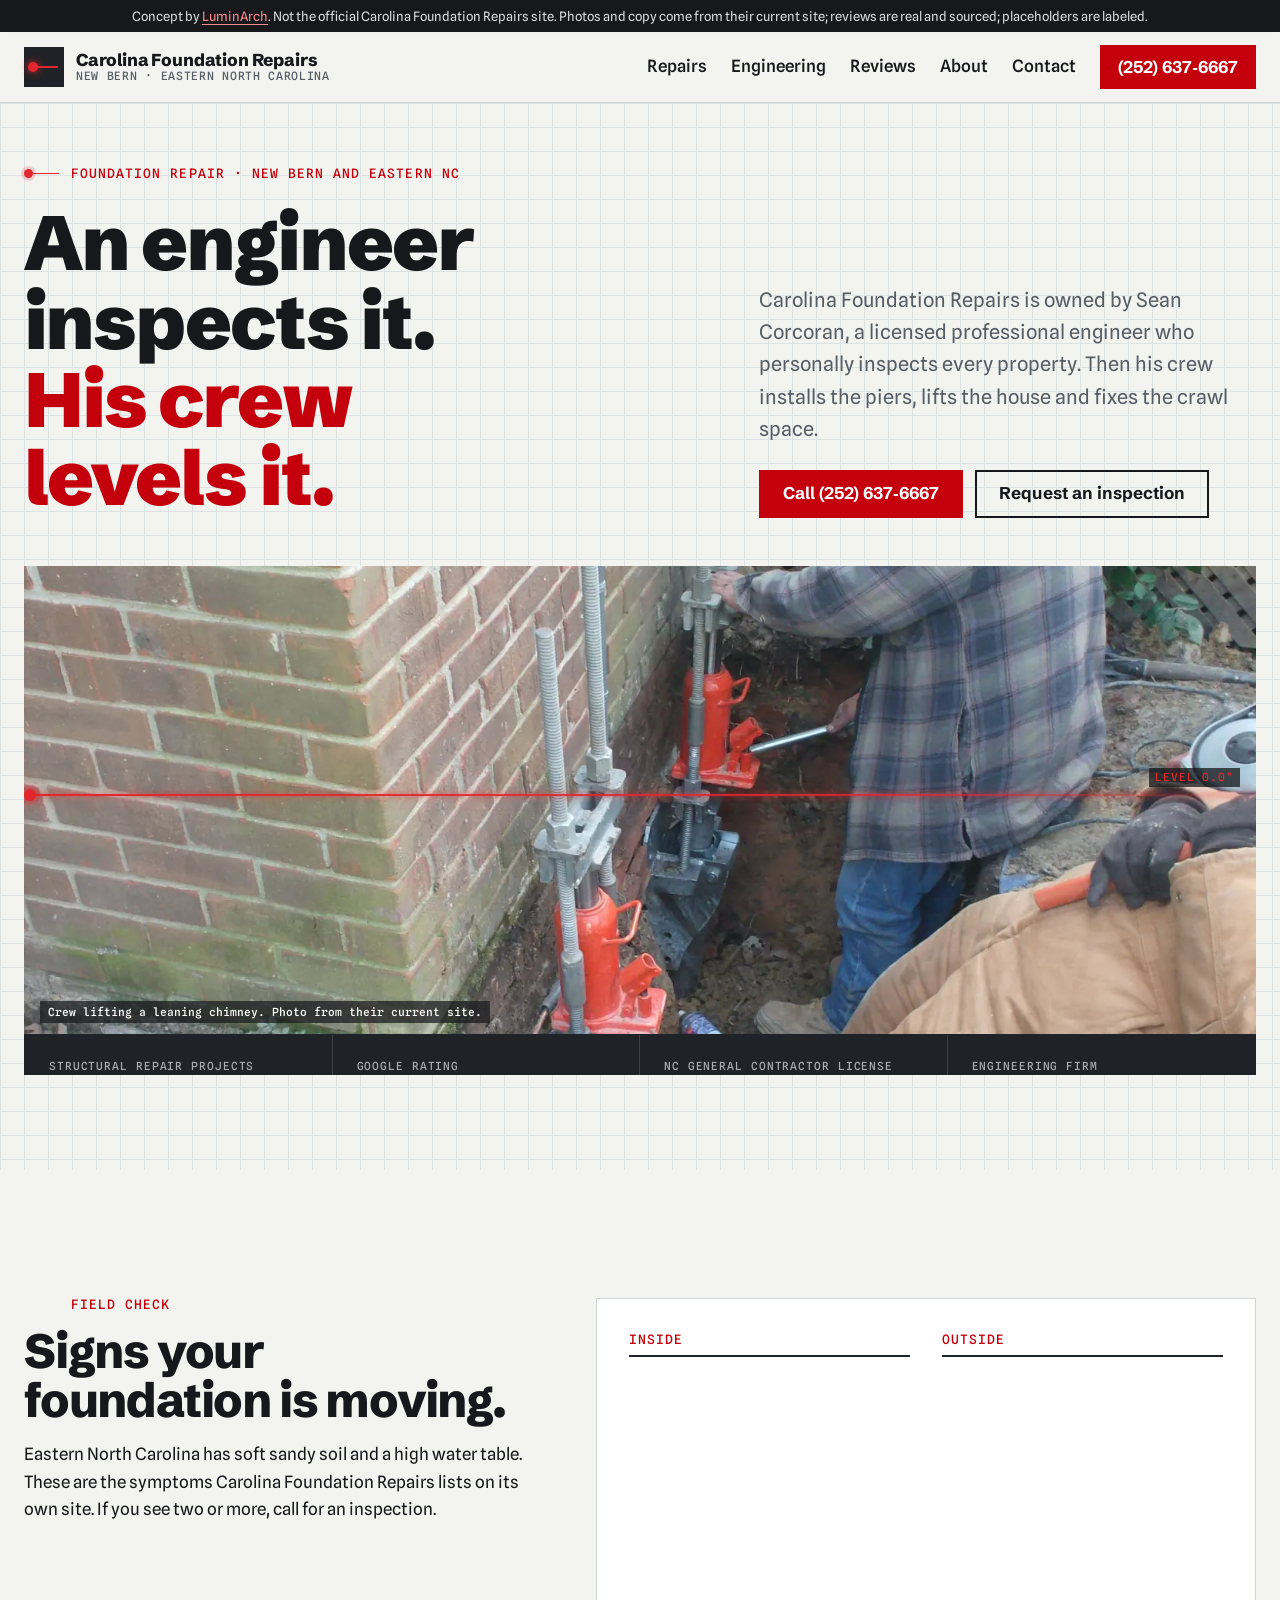
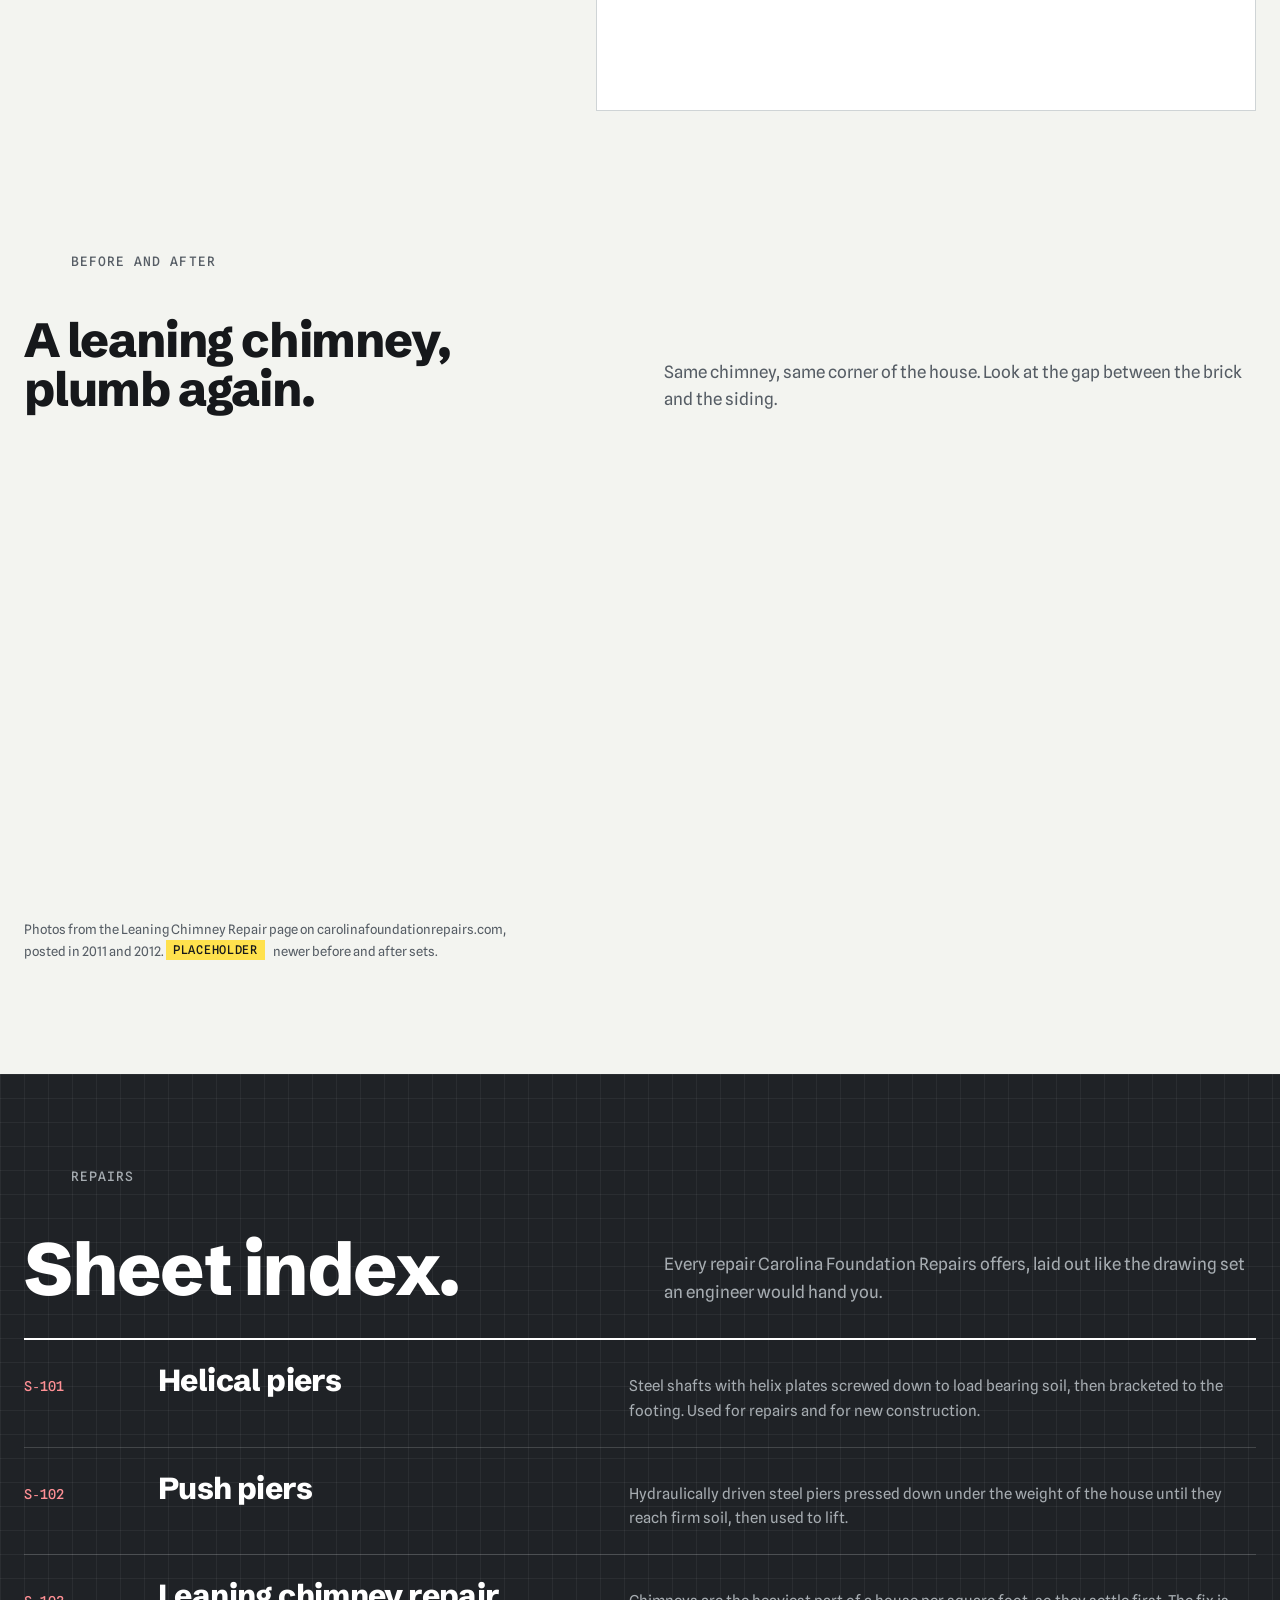
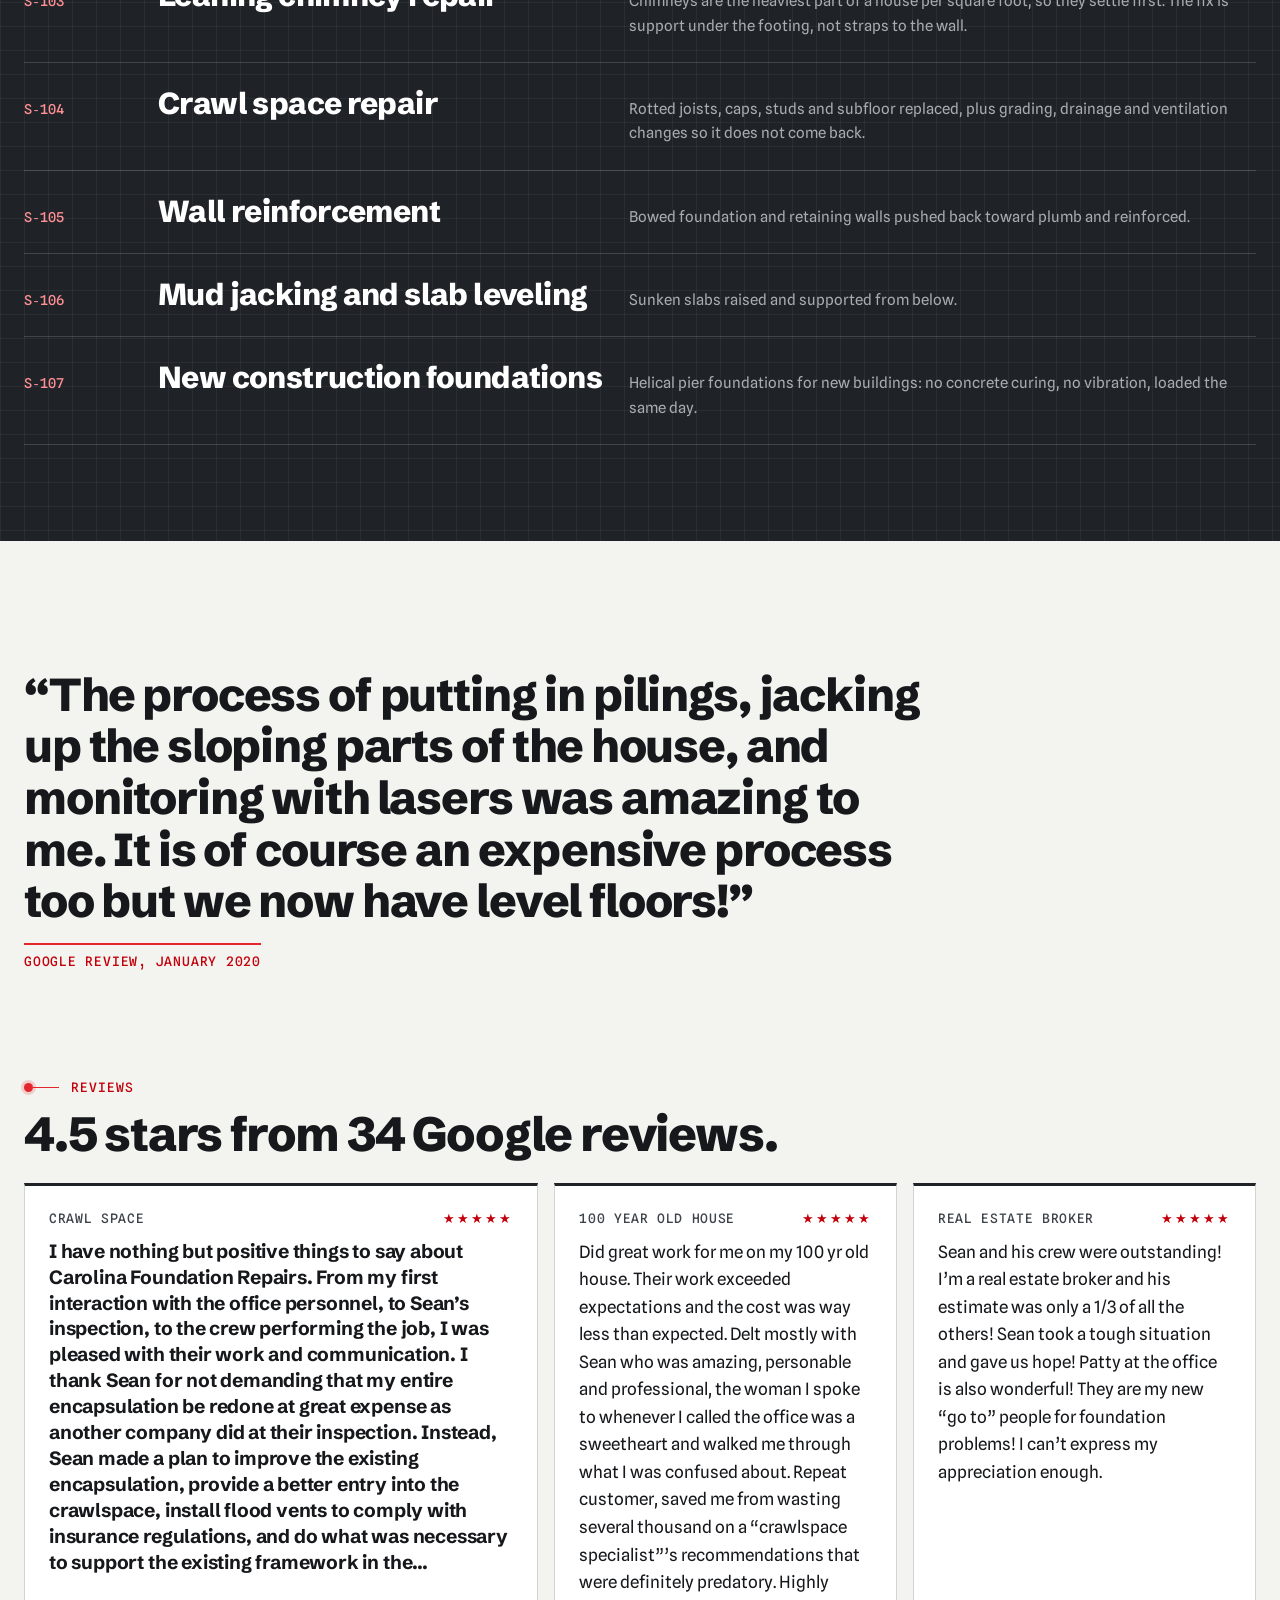
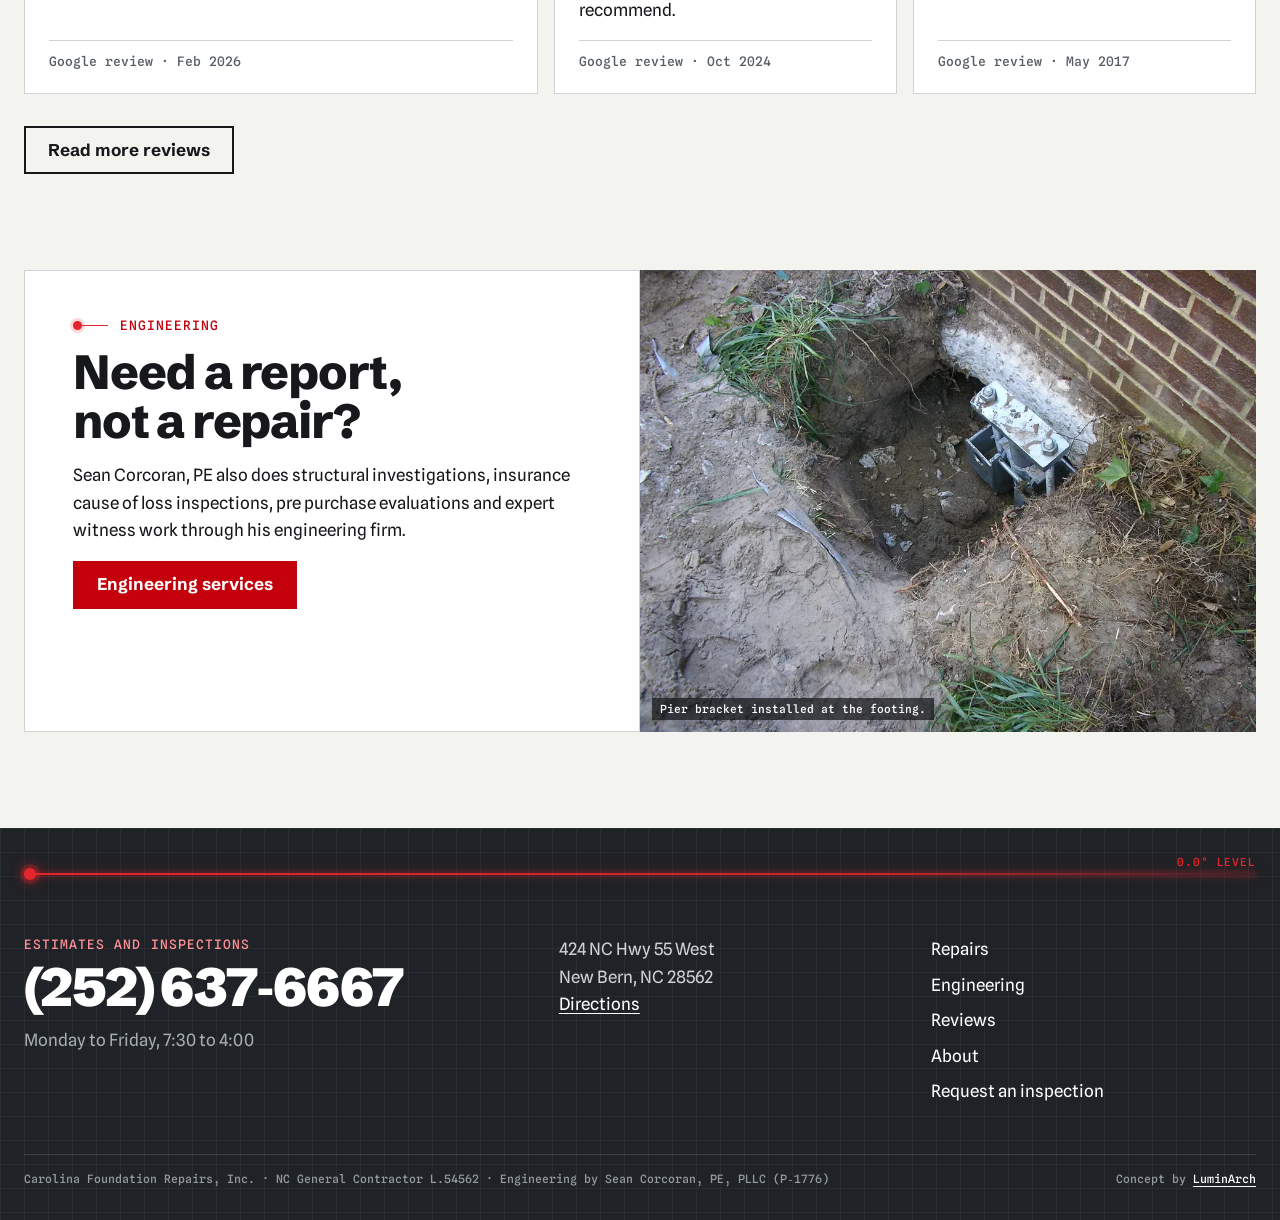
<file: index.html>
<!doctype html><html lang="en" class="no-js"><head><meta charset="utf-8"><meta name="viewport" content="width=device-width,initial-scale=1">
<title>Foundation Repair, New Bern NC | Carolina Foundation Repairs</title><meta name="description" content="Foundation repair, piers, leaning chimneys and crawl space repair in Eastern NC. Owner Sean Corcoran, PE inspects every job. Call (252) 637-6667 in New Bern."><link rel="canonical" href="https://carolina-foundation-repairs-demo.vercel.app/">
<meta property="og:type" content="website"><meta property="og:site_name" content="Carolina Foundation Repairs (concept)"><meta property="og:title" content="Foundation Repair, New Bern NC | Carolina Foundation Repairs"><meta property="og:description" content="Foundation repair, piers, leaning chimneys and crawl space repair in Eastern NC. Owner Sean Corcoran, PE inspects every job. Call (252) 637-6667 in New Bern."><meta property="og:url" content="https://carolina-foundation-repairs-demo.vercel.app/"><meta property="og:image" content="https://carolina-foundation-repairs-demo.vercel.app/og.png">
<meta name="twitter:card" content="summary_large_image"><meta name="twitter:title" content="Foundation Repair, New Bern NC | Carolina Foundation Repairs"><meta name="twitter:description" content="Foundation repair, piers, leaning chimneys and crawl space repair in Eastern NC. Owner Sean Corcoran, PE inspects every job. Call (252) 637-6667 in New Bern."><meta name="twitter:image" content="https://carolina-foundation-repairs-demo.vercel.app/og.png">
<meta name="robots" content="noindex, nofollow"><!-- concept demo, not for indexing -->
<meta name="theme-color" content="#1f2226">
<link rel="preconnect" href="https://fonts.googleapis.com"><link rel="preconnect" href="https://fonts.gstatic.com" crossorigin>
<link rel="preload" as="style" href="https://fonts.googleapis.com/css2?family=Schibsted+Grotesk:wght@500;700;800;900&family=Spline+Sans:wght@400;500;600&family=Spline+Sans+Mono:wght@500&display=swap"><link rel="stylesheet" href="https://fonts.googleapis.com/css2?family=Schibsted+Grotesk:wght@500;700;800;900&family=Spline+Sans:wght@400;500;600&family=Spline+Sans+Mono:wght@500&display=swap" media="print" onload="this.media='all'"><noscript><link rel="stylesheet" href="https://fonts.googleapis.com/css2?family=Schibsted+Grotesk:wght@500;700;800;900&family=Spline+Sans:wght@400;500;600&family=Spline+Sans+Mono:wght@500&display=swap"></noscript>
<link rel="preload" as="image" href="img/crew-lifting-chimney.webp" imagesrcset="img/crew-lifting-chimney-800.webp 800w, img/crew-lifting-chimney.webp 1600w" imagesizes="(max-width:700px) 100vw, 1240px" fetchpriority="high"><link rel="stylesheet" href="css/design-system.css"><link rel="stylesheet" href="css/components.css"><link rel="stylesheet" href="css/pages.css">
<link rel="icon" href="data:image/svg+xml,%3Csvg xmlns='http://www.w3.org/2000/svg' viewBox='0 0 32 32'%3E%3Crect width='32' height='32' fill='%231f2226'/%3E%3Crect x='4' y='15' width='24' height='2' fill='%23e3262d'/%3E%3Ccircle cx='6' cy='16' r='3' fill='%23e3262d'/%3E%3C/svg%3E">
<script>document.documentElement.classList.replace('no-js','js-ready')</script><script type="application/ld+json">[{"@context": "https://schema.org", "@type": "GeneralContractor", "name": "Carolina Foundation Repairs, Inc.", "url": "https://carolina-foundation-repairs-demo.vercel.app/", "telephone": "+1-252-637-6667", "image": "https://carolina-foundation-repairs-demo.vercel.app/img/crew-lifting-chimney.webp", "founder": {"@type": "Person", "name": "Sean Corcoran", "jobTitle": "Professional Engineer"}, "address": {"@type": "PostalAddress", "streetAddress": "424 NC Hwy 55 West", "addressLocality": "New Bern", "addressRegion": "NC", "postalCode": "28562", "addressCountry": "US"}, "geo": {"@type": "GeoCoordinates", "latitude": 35.146314, "longitude": -77.10934}, "openingHours": "Mo-Fr 07:30-16:00", "areaServed": "Eastern North Carolina", "aggregateRating": {"@type": "AggregateRating", "ratingValue": "4.5", "reviewCount": "34"}}, {"@context": "https://schema.org", "@type": "BreadcrumbList", "itemListElement": [{"@type": "ListItem", "position": 1, "name": "Home", "item": "https://carolina-foundation-repairs-demo.vercel.app/"}]}]</script></head><body>
<a class="skip" href="#main">Skip to content</a>
<div class="demo-bar">Concept by <a href="https://luminarch.pro">LuminArch</a>. Not the official Carolina Foundation Repairs site. Photos and copy come from their current site; reviews are real and sourced; placeholders are labeled.</div>
<header class="top"><div class="wrap nav"><a class="mark" href="index.html"><span class="mk" aria-hidden="true"><i></i></span><span><b>Carolina Foundation Repairs</b><small>New Bern &middot; Eastern North Carolina</small></span></a>
<button class="menu-btn" aria-expanded="false" aria-controls="menu">Menu</button><ul id="menu"><li><a href="services.html">Repairs</a></li><li><a href="engineering.html">Engineering</a></li><li><a href="reviews.html">Reviews</a></li><li><a href="about.html">About</a></li><li><a href="contact.html">Contact</a></li></ul><a class="btn btn--red btn--call" href="tel:+12526376667"><span class="cl-full">(252)&nbsp;637&#8209;6667</span><span class="cl-short">Call</span></a></div></header><main id="main">
<section class="hero"><div class="hero-grid">
 <div class="hero-copy"><p class="kicker "><span class="dot" aria-hidden="true"></span>Foundation repair &middot; New Bern and Eastern NC</p>
  <h1>An engineer inspects it. <span class="lvl">His crew levels it.</span></h1>
  <div class="hero-side"><p class="lede">Carolina Foundation Repairs is owned by Sean Corcoran, a licensed professional engineer who personally inspects every property. Then his crew installs the piers, lifts the house and fixes the crawl space.</p>
  <div class="cta"><a class="btn btn--red" href="tel:+12526376667">Call (252)&nbsp;637&#8209;6667</a><a class="btn btn--ghost" href="contact.html">Request an inspection</a></div></div>
 </div>
 <figure class="hero-photo"><img class="" src="img/crew-lifting-chimney.webp" srcset="img/crew-lifting-chimney-800.webp 800w, img/crew-lifting-chimney.webp 1600w" sizes="(max-width:700px) 100vw, 1240px" alt="Two Carolina Foundation Repairs crew members installing hydraulic lifting jacks at the base of a brick chimney" width="1600" height="1193" fetchpriority="high">
  <div class="laser laser--hero" aria-hidden="true"><span class="beam"></span><span class="src"></span><span class="read">LEVEL 0.0&deg;</span></div>
  <figcaption>Crew lifting a leaning chimney. Photo from their current site.</figcaption></figure>
</div>
<dl class="readout wrap">
 <div><dt>Structural repair projects</dt><dd><span data-count="2000">2,000</span>+</dd><dd class="ro-s">their figure</dd></div>
 <div><dt>Google rating</dt><dd>4.5</dd><dd class="ro-s">34 reviews</dd></div>
 <div><dt>NC general contractor license</dt><dd>2004</dd><dd class="ro-s">L.54562, active</dd></div>
 <div><dt>Engineering firm</dt><dd>P&#8209;1776</dd><dd class="ro-s">Sean Corcoran, PE, PLLC</dd></div>
</dl></section>

<section class="symptoms" aria-labelledby="sy-h"><div class="wrap sy-grid">
 <div class="sy-head rv"><p class="kicker "><span class="dot" aria-hidden="true"></span>Field check</p><h2 id="sy-h">Signs your foundation is moving.</h2><p>Eastern North Carolina has soft sandy soil and a high water table. These are the symptoms Carolina Foundation Repairs lists on its own site. If you see two or more, call for an inspection.</p></div>
 <div class="sy-cols rv">
  <div><h3>Inside</h3><ul class="checks"><li>Cracks in floor surfaces</li><li>Sloping floors</li><li>Doors and windows that don&rsquo;t line up</li><li>Cracked plaster or sheetrock</li><li>Soft or uneven floors</li></ul></div>
  <div><h3>Outside</h3><ul class="checks"><li>Cracks in foundation walls or brick</li><li>Windows and doors pulling away from siding and trim</li><li>A chimney leaning away from the house</li><li>Bowed foundation or retaining walls</li></ul></div>
 </div>
</div></section>

<section class="ba wrap" aria-labelledby="ba-h">
 <div class="ba-head rv"><p class="kicker "><span class="dot" aria-hidden="true"></span>Before and after</p><h2 id="ba-h">A leaning chimney, plumb again.</h2><p>Same chimney, same corner of the house. Look at the gap between the brick and the siding.</p></div>
 <div class="ba-pair rv">
  <figure class="ba-fig ba-before"><img class="" src="img/chimney-before.webp" srcset="img/chimney-before-600.webp 600w, img/chimney-before.webp 1000w" sizes="(max-width:640px) 100vw, 50vw" alt="Brick chimney leaning away from a house, with a gap opening between the brick and the green siding" width="1000" height="745" loading="lazy" decoding="async"><figcaption><b>Before</b> Gap open at the top</figcaption></figure>
  <figure class="ba-fig ba-after"><img class="" src="img/chimney-after.webp" srcset="img/chimney-after-600.webp 600w, img/chimney-after.webp 1000w" sizes="(max-width:640px) 100vw, 50vw" alt="The same chimney after repair, sitting tight against the siding" width="1000" height="745" loading="lazy" decoding="async"><figcaption><b>After</b> Back against the house</figcaption></figure>
 </div>
 <p class="fine rv">Photos from the Leaning Chimney Repair page on carolinafoundationrepairs.com, posted in 2011 and 2012. <span class="ph">Placeholder</span> newer before and after sets.</p>
</section>

<section class="sheets" aria-labelledby="sh-h"><div class="wrap">
 <div class="sh-head rv"><p class="kicker kicker--lt"><span class="dot" aria-hidden="true"></span>Repairs</p><h2 id="sh-h">Sheet index.</h2><p>Every repair Carolina Foundation Repairs offers, laid out like the drawing set an engineer would hand you.</p></div>
 <ol class="sheet-list"><li class="rv"><a href="services.html#helical"><span class="sh-no">S&#8209;101</span><b>Helical piers</b><span class="sh-d">Steel shafts with helix plates screwed down to load bearing soil, then bracketed to the footing. Used for repairs and for new construction.</span></a></li><li class="rv"><a href="services.html#push"><span class="sh-no">S&#8209;102</span><b>Push piers</b><span class="sh-d">Hydraulically driven steel piers pressed down under the weight of the house until they reach firm soil, then used to lift.</span></a></li><li class="rv"><a href="services.html#chimney"><span class="sh-no">S&#8209;103</span><b>Leaning chimney repair</b><span class="sh-d">Chimneys are the heaviest part of a house per square foot, so they settle first. The fix is support under the footing, not straps to the wall.</span></a></li><li class="rv"><a href="services.html#crawl"><span class="sh-no">S&#8209;104</span><b>Crawl space repair</b><span class="sh-d">Rotted joists, caps, studs and subfloor replaced, plus grading, drainage and ventilation changes so it does not come back.</span></a></li><li class="rv"><a href="services.html#walls"><span class="sh-no">S&#8209;105</span><b>Wall reinforcement</b><span class="sh-d">Bowed foundation and retaining walls pushed back toward plumb and reinforced.</span></a></li><li class="rv"><a href="services.html#slab"><span class="sh-no">S&#8209;106</span><b>Mud jacking and slab leveling</b><span class="sh-d">Sunken slabs raised and supported from below.</span></a></li><li class="rv"><a href="services.html#new"><span class="sh-no">S&#8209;107</span><b>New construction foundations</b><span class="sh-d">Helical pier foundations for new buildings: no concrete curing, no vibration, loaded the same day.</span></a></li></ol>
</div></section>

<section class="quote-band wrap rv" aria-labelledby="qb-h">
 <h2 id="qb-h" class="sr">What a customer saw</h2>
 <blockquote><p>&ldquo;The process of putting in pilings, jacking up the sloping parts of the house, and monitoring with lasers was amazing to me. It is of course an expensive process too but we now have level floors!&rdquo;</p></blockquote>
 <p class="qb-src">Google review, January 2020</p>
</section>

<section class="voices wrap" aria-labelledby="vo-h">
 <div class="vo-head rv"><p class="kicker "><span class="dot" aria-hidden="true"></span>Reviews</p><h2 id="vo-h">4.5 stars from 34 Google reviews.</h2></div>
 <div class="vo-grid"><figure class="rcard rv rcard--wide"><div class="rc-top"><span class="rc-job">Crawl space</span><span class="rc-stars" aria-label="5 out of 5">&#9733;&#9733;&#9733;&#9733;&#9733;</span></div><blockquote><p>I have nothing but positive things to say about Carolina Foundation Repairs. From my first interaction with the office personnel, to Sean&rsquo;s inspection, to the crew performing the job, I was pleased with their work and communication. I thank Sean for not demanding that my entire encapsulation be redone at great expense as another company did at their inspection. Instead, Sean made a plan to improve the existing encapsulation, provide a better entry into the crawlspace, install flood vents to comply with insurance regulations, and do what was necessary to support the existing framework in the...</p></blockquote><figcaption>Google review &middot; <time datetime="2026-02-27">Feb 2026</time></figcaption></figure><figure class="rcard rv "><div class="rc-top"><span class="rc-job">100 year old house</span><span class="rc-stars" aria-label="5 out of 5">&#9733;&#9733;&#9733;&#9733;&#9733;</span></div><blockquote><p>Did great work for me on my 100 yr old house. Their work exceeded expectations and the cost was way less than expected. Delt mostly with Sean who was amazing, personable and professional, the woman I spoke to whenever I called the office was a sweetheart and walked me through what I was confused about. Repeat customer, saved me from wasting several thousand on a &ldquo;crawlspace specialist&rdquo;&rsquo;s recommendations that were definitely predatory. Highly recommend.</p></blockquote><figcaption>Google review &middot; <time datetime="2024-10-01">Oct 2024</time></figcaption></figure><figure class="rcard rv "><div class="rc-top"><span class="rc-job">Real estate broker</span><span class="rc-stars" aria-label="5 out of 5">&#9733;&#9733;&#9733;&#9733;&#9733;</span></div><blockquote><p>Sean and his crew were outstanding! I&rsquo;m a real estate broker and his estimate was only a 1/3 of all the others! Sean took a tough situation and gave us hope! Patty at the office is also wonderful! They are my new &ldquo;go to&rdquo; people for foundation problems! I can&rsquo;t express my appreciation enough.</p></blockquote><figcaption>Google review &middot; <time datetime="2017-05-05">May 2017</time></figcaption></figure></div>
 <a class="btn btn--ghost rv" href="reviews.html">Read more reviews</a>
</section>

<section class="pe wrap rv" aria-labelledby="pe-h">
 <div class="pe-card"><p class="kicker "><span class="dot" aria-hidden="true"></span>Engineering</p><h2 id="pe-h">Need a report, not a repair?</h2><p>Sean Corcoran, PE also does structural investigations, insurance cause of loss inspections, pre purchase evaluations and expert witness work through his engineering firm.</p><a class="btn btn--red" href="engineering.html">Engineering services</a></div>
 <figure><img class="" src="img/pier-bracket.webp" srcset="img/pier-bracket-600.webp 600w, img/pier-bracket.webp 1000w" sizes="(max-width:980px) 100vw, 50vw" alt="A steel foundation pier bracket installed against a brick footing in an excavated hole" width="1000" height="750" loading="lazy" decoding="async"><figcaption>Pier bracket installed at the footing.</figcaption></figure>
</section>
</main><footer class="site-foot"><div class="laser laser--foot" aria-hidden="true"><span class="beam"></span><span class="src"></span><span class="read">0.0&deg; LEVEL</span></div><div class="wrap">
<div class="ft-top">
 <div><p class="ft-k">Estimates and inspections</p><a class="ft-num" href="tel:+12526376667">(252)&nbsp;637&#8209;6667</a><p class="ft-sub">Monday to Friday, 7:30 to 4:00</p></div>
 <address>424 NC Hwy 55 West<br>New Bern, NC 28562<br><a href="https://maps.google.com/?q=424+NC+Hwy+55+West+New+Bern+NC+28562" rel="noopener">Directions</a></address>
 <nav aria-label="Footer"><a href="services.html">Repairs</a><a href="engineering.html">Engineering</a><a href="reviews.html">Reviews</a><a href="about.html">About</a><a href="contact.html">Request an inspection</a></nav>
</div>
<div class="ft-row"><span>Carolina Foundation Repairs, Inc. &middot; NC General Contractor L.54562 &middot; Engineering by Sean Corcoran, PE, PLLC (P&#8209;1776)</span><span>Concept by <a href="https://luminarch.pro">LuminArch</a></span></div></div></footer>
<script src="js/main.js"></script></body></html>
</file>
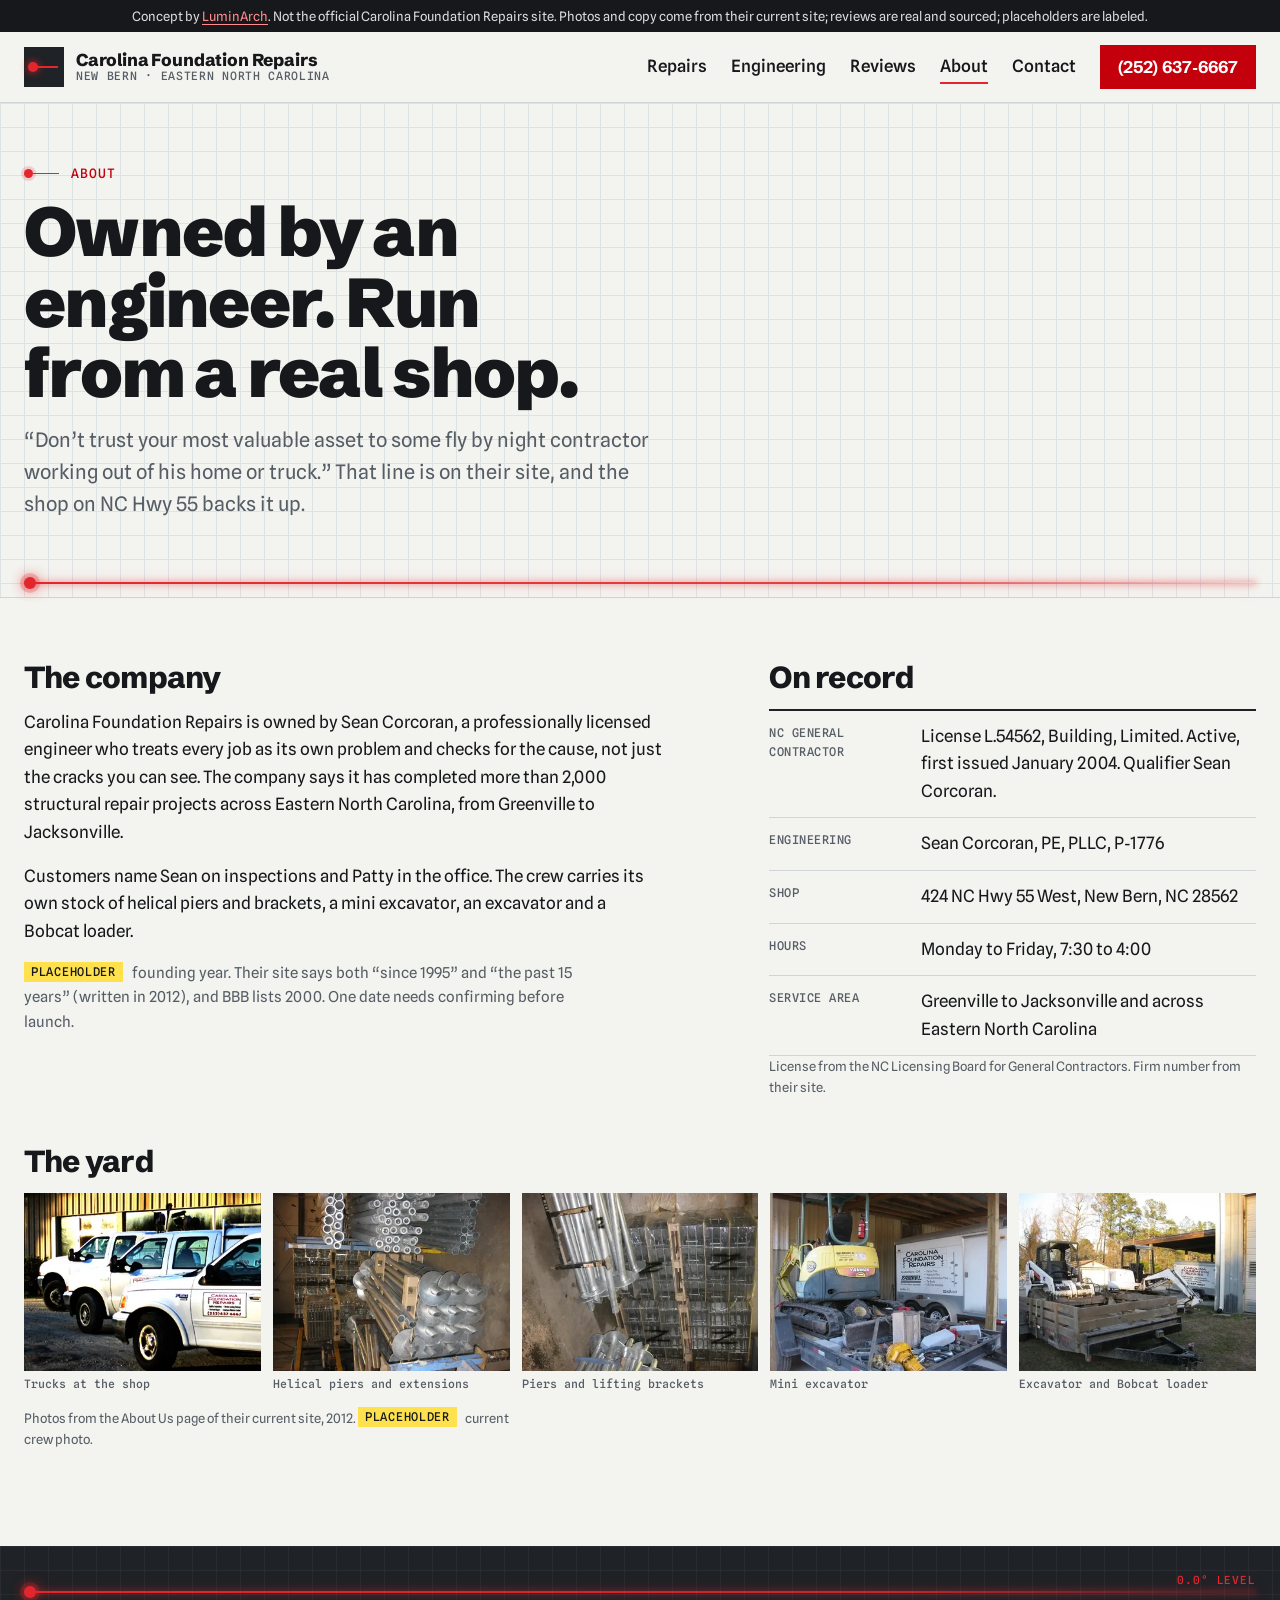
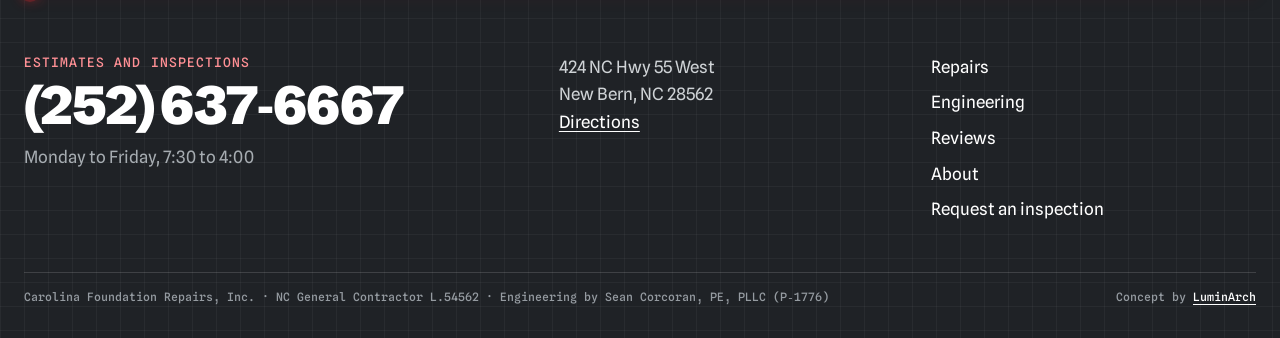
<file: about.html>
<!doctype html><html lang="en" class="no-js"><head><meta charset="utf-8"><meta name="viewport" content="width=device-width,initial-scale=1">
<title>About Carolina Foundation Repairs | Sean Corcoran, PE</title><meta name="description" content="Carolina Foundation Repairs is owned by Sean Corcoran, PE. More than 2,000 structural repair projects across Eastern North Carolina from a shop on NC Hwy 55."><link rel="canonical" href="https://carolina-foundation-repairs-demo.vercel.app/about.html">
<meta property="og:type" content="website"><meta property="og:site_name" content="Carolina Foundation Repairs (concept)"><meta property="og:title" content="About Carolina Foundation Repairs | Sean Corcoran, PE"><meta property="og:description" content="Carolina Foundation Repairs is owned by Sean Corcoran, PE. More than 2,000 structural repair projects across Eastern North Carolina from a shop on NC Hwy 55."><meta property="og:url" content="https://carolina-foundation-repairs-demo.vercel.app/about.html"><meta property="og:image" content="https://carolina-foundation-repairs-demo.vercel.app/og.png">
<meta name="twitter:card" content="summary_large_image"><meta name="twitter:title" content="About Carolina Foundation Repairs | Sean Corcoran, PE"><meta name="twitter:description" content="Carolina Foundation Repairs is owned by Sean Corcoran, PE. More than 2,000 structural repair projects across Eastern North Carolina from a shop on NC Hwy 55."><meta name="twitter:image" content="https://carolina-foundation-repairs-demo.vercel.app/og.png">
<meta name="robots" content="noindex, nofollow"><!-- concept demo, not for indexing -->
<meta name="theme-color" content="#1f2226">
<link rel="preconnect" href="https://fonts.googleapis.com"><link rel="preconnect" href="https://fonts.gstatic.com" crossorigin>
<link rel="preload" as="style" href="https://fonts.googleapis.com/css2?family=Schibsted+Grotesk:wght@500;700;800;900&family=Spline+Sans:wght@400;500;600&family=Spline+Sans+Mono:wght@500&display=swap"><link rel="stylesheet" href="https://fonts.googleapis.com/css2?family=Schibsted+Grotesk:wght@500;700;800;900&family=Spline+Sans:wght@400;500;600&family=Spline+Sans+Mono:wght@500&display=swap" media="print" onload="this.media='all'"><noscript><link rel="stylesheet" href="https://fonts.googleapis.com/css2?family=Schibsted+Grotesk:wght@500;700;800;900&family=Spline+Sans:wght@400;500;600&family=Spline+Sans+Mono:wght@500&display=swap"></noscript>
<link rel="stylesheet" href="css/design-system.css"><link rel="stylesheet" href="css/components.css"><link rel="stylesheet" href="css/pages.css">
<link rel="icon" href="data:image/svg+xml,%3Csvg xmlns='http://www.w3.org/2000/svg' viewBox='0 0 32 32'%3E%3Crect width='32' height='32' fill='%231f2226'/%3E%3Crect x='4' y='15' width='24' height='2' fill='%23e3262d'/%3E%3Ccircle cx='6' cy='16' r='3' fill='%23e3262d'/%3E%3C/svg%3E">
<script>document.documentElement.classList.replace('no-js','js-ready')</script><script type="application/ld+json">[{"@context": "https://schema.org", "@type": "GeneralContractor", "name": "Carolina Foundation Repairs, Inc.", "url": "https://carolina-foundation-repairs-demo.vercel.app/", "telephone": "+1-252-637-6667", "image": "https://carolina-foundation-repairs-demo.vercel.app/img/crew-lifting-chimney.webp", "founder": {"@type": "Person", "name": "Sean Corcoran", "jobTitle": "Professional Engineer"}, "address": {"@type": "PostalAddress", "streetAddress": "424 NC Hwy 55 West", "addressLocality": "New Bern", "addressRegion": "NC", "postalCode": "28562", "addressCountry": "US"}, "geo": {"@type": "GeoCoordinates", "latitude": 35.146314, "longitude": -77.10934}, "openingHours": "Mo-Fr 07:30-16:00", "areaServed": "Eastern North Carolina", "aggregateRating": {"@type": "AggregateRating", "ratingValue": "4.5", "reviewCount": "34"}}, {"@context": "https://schema.org", "@type": "BreadcrumbList", "itemListElement": [{"@type": "ListItem", "position": 1, "name": "Home", "item": "https://carolina-foundation-repairs-demo.vercel.app/"}, {"@type": "ListItem", "position": 2, "name": "About", "item": "https://carolina-foundation-repairs-demo.vercel.app/about.html"}]}]</script></head><body>
<a class="skip" href="#main">Skip to content</a>
<div class="demo-bar">Concept by <a href="https://luminarch.pro">LuminArch</a>. Not the official Carolina Foundation Repairs site. Photos and copy come from their current site; reviews are real and sourced; placeholders are labeled.</div>
<header class="top"><div class="wrap nav"><a class="mark" href="index.html"><span class="mk" aria-hidden="true"><i></i></span><span><b>Carolina Foundation Repairs</b><small>New Bern &middot; Eastern North Carolina</small></span></a>
<button class="menu-btn" aria-expanded="false" aria-controls="menu">Menu</button><ul id="menu"><li><a href="services.html">Repairs</a></li><li><a href="engineering.html">Engineering</a></li><li><a href="reviews.html">Reviews</a></li><li><a href="about.html" aria-current="page">About</a></li><li><a href="contact.html">Contact</a></li></ul><a class="btn btn--red btn--call" href="tel:+12526376667"><span class="cl-full">(252)&nbsp;637&#8209;6667</span><span class="cl-short">Call</span></a></div></header><main id="main">
<section class="page-head"><div class="wrap"><p class="kicker "><span class="dot" aria-hidden="true"></span>About</p><h1>Owned by an engineer. Run from a real shop.</h1><p class="lede">&ldquo;Don&rsquo;t trust your most valuable asset to some fly by night contractor working out of his home or truck.&rdquo; That line is on their site, and the shop on NC Hwy 55 backs it up.</p></div><div class="laser laser--head" aria-hidden="true"><span class="beam"></span><span class="src"></span><span class="read"></span></div></section>
<div class="wrap ab">
 <section class="ab-copy rv"><h2>The company</h2>
  <p>Carolina Foundation Repairs is owned by Sean Corcoran, a professionally licensed engineer who treats every job as its own problem and checks for the cause, not just the cracks you can see. The company says it has completed more than 2,000 structural repair projects across Eastern North Carolina, from Greenville to Jacksonville.</p>
  <p>Customers name Sean on inspections and Patty in the office. The crew carries its own stock of helical piers and brackets, a mini excavator, an excavator and a Bobcat loader.</p>
  <p class="note"><span class="ph">Placeholder</span> founding year. Their site says both &ldquo;since 1995&rdquo; and &ldquo;the past 15 years&rdquo; (written in 2012), and BBB lists 2000. One date needs confirming before launch.</p></section>
 <section class="ab-facts rv"><h2>On record</h2><dl>
  <div><dt>NC general contractor</dt><dd>License L.54562, Building, Limited. Active, first issued January 2004. Qualifier Sean Corcoran.</dd></div>
  <div><dt>Engineering</dt><dd>Sean Corcoran, PE, PLLC, P&#8209;1776</dd></div>
  <div><dt>Shop</dt><dd>424 NC Hwy 55 West, New Bern, NC 28562</dd></div>
  <div><dt>Hours</dt><dd>Monday to Friday, 7:30 to 4:00</dd></div>
  <div><dt>Service area</dt><dd>Greenville to Jacksonville and across Eastern North Carolina</dd></div>
 </dl><p class="fine">License from the NC Licensing Board for General Contractors. Firm number from their site.</p></section>
</div>
<section class="wrap yard rv" aria-labelledby="yd-h"><h2 id="yd-h">The yard</h2><div class="yard-grid">
 <figure><img class="" src="img/trucks-banner.webp" alt="Three white Carolina Foundation Repairs pickup trucks outside the shop" width="470" height="275" loading="lazy" decoding="async"><figcaption>Trucks at the shop</figcaption></figure>
 <figure><img class="" src="img/pier-stock.webp" alt="Stock of helical piers and extensions" width="400" height="300" loading="lazy" decoding="async"><figcaption>Helical piers and extensions</figcaption></figure>
 <figure><img class="" src="img/pier-brackets.webp" alt="Helical piers and lifting brackets" width="400" height="300" loading="lazy" decoding="async"><figcaption>Piers and lifting brackets</figcaption></figure>
 <figure><img class="" src="img/mini-excavator.webp" alt="Mini excavator parked in the shop next to a company trailer" width="400" height="300" loading="lazy" decoding="async"><figcaption>Mini excavator</figcaption></figure>
 <figure><img class="" src="img/excavator-loader.webp" alt="Excavator and Bobcat loader on a trailer in the yard" width="400" height="300" loading="lazy" decoding="async"><figcaption>Excavator and Bobcat loader</figcaption></figure>
</div><p class="fine">Photos from the About Us page of their current site, 2012. <span class="ph">Placeholder</span> current crew photo.</p></section>
</main><footer class="site-foot"><div class="laser laser--foot" aria-hidden="true"><span class="beam"></span><span class="src"></span><span class="read">0.0&deg; LEVEL</span></div><div class="wrap">
<div class="ft-top">
 <div><p class="ft-k">Estimates and inspections</p><a class="ft-num" href="tel:+12526376667">(252)&nbsp;637&#8209;6667</a><p class="ft-sub">Monday to Friday, 7:30 to 4:00</p></div>
 <address>424 NC Hwy 55 West<br>New Bern, NC 28562<br><a href="https://maps.google.com/?q=424+NC+Hwy+55+West+New+Bern+NC+28562" rel="noopener">Directions</a></address>
 <nav aria-label="Footer"><a href="services.html">Repairs</a><a href="engineering.html">Engineering</a><a href="reviews.html">Reviews</a><a href="about.html">About</a><a href="contact.html">Request an inspection</a></nav>
</div>
<div class="ft-row"><span>Carolina Foundation Repairs, Inc. &middot; NC General Contractor L.54562 &middot; Engineering by Sean Corcoran, PE, PLLC (P&#8209;1776)</span><span>Concept by <a href="https://luminarch.pro">LuminArch</a></span></div></div></footer>
<script src="js/main.js"></script></body></html>
</file>
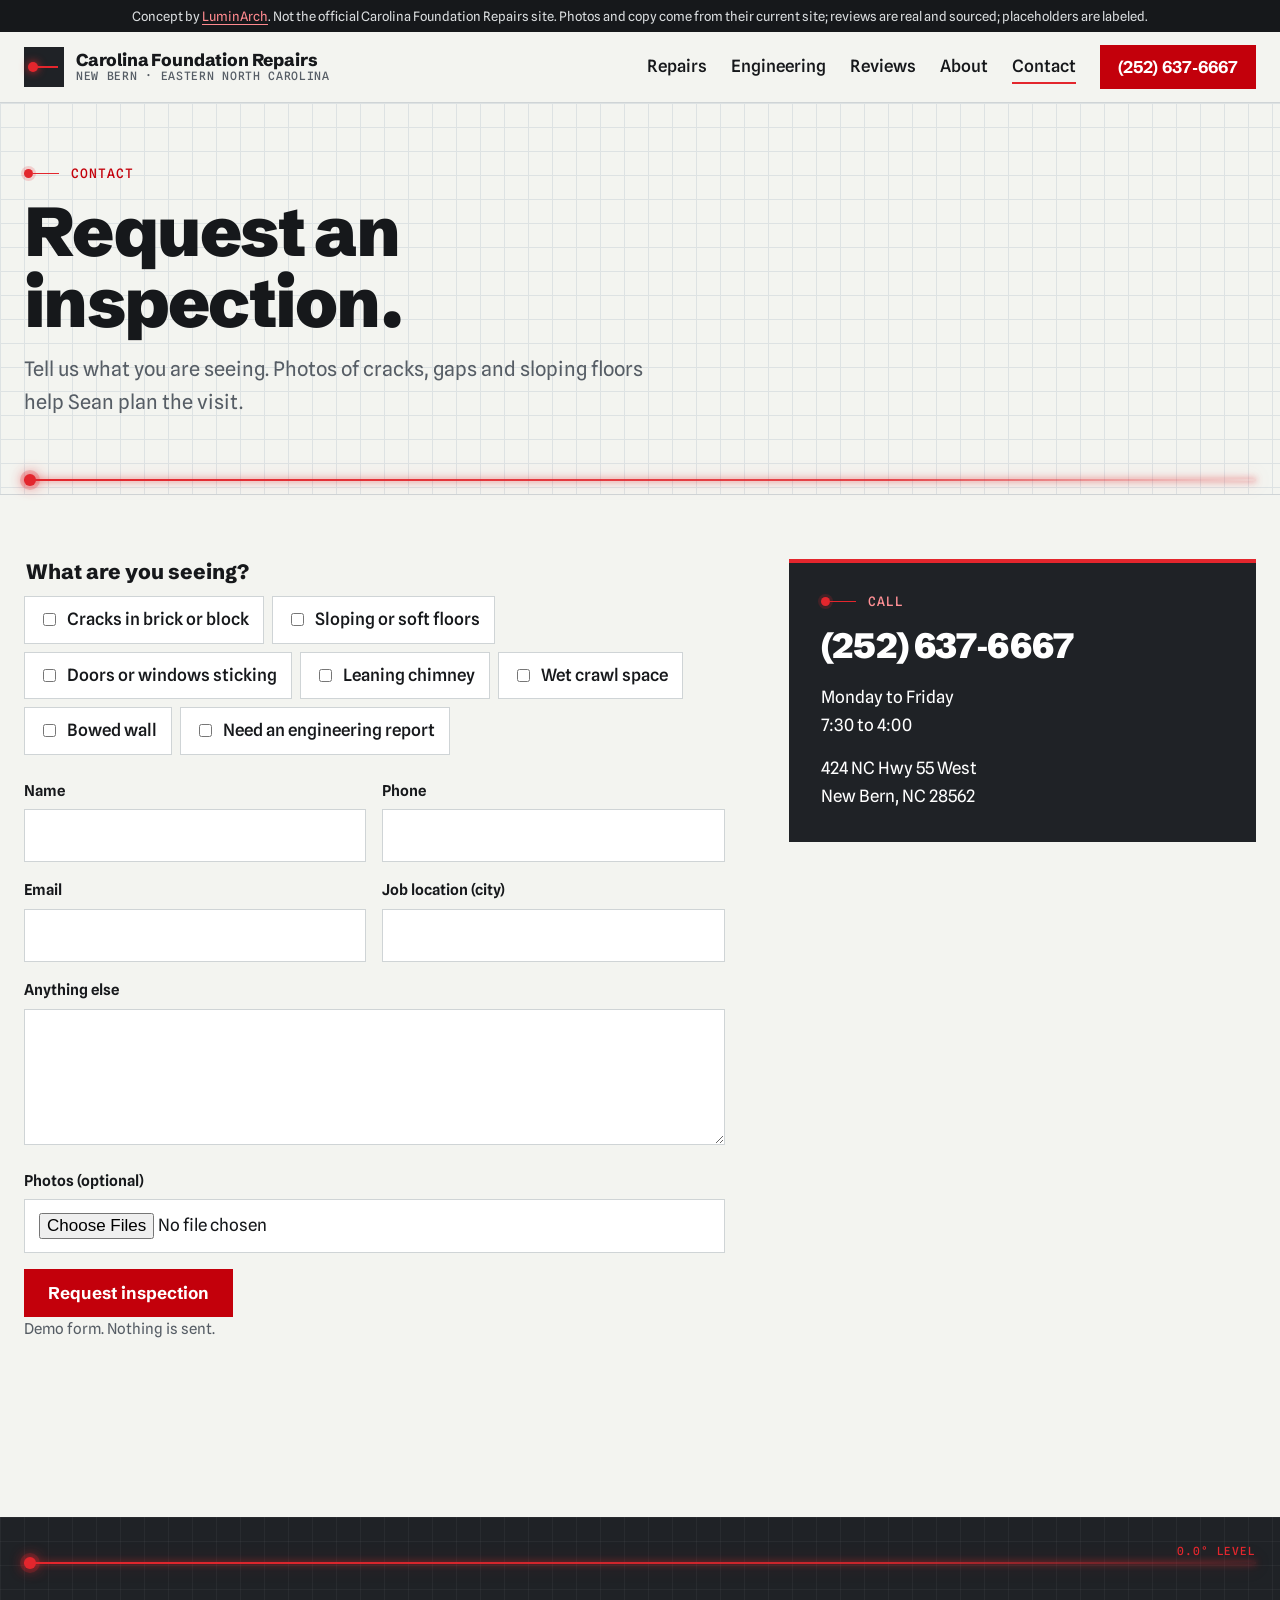
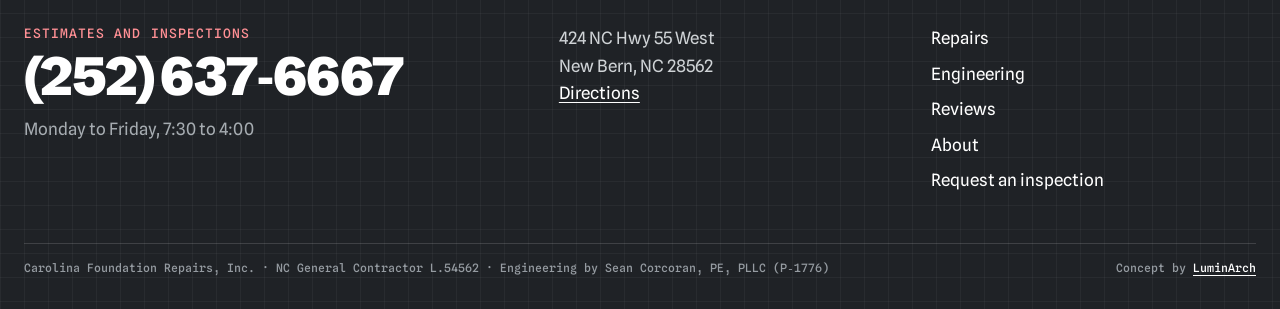
<file: contact.html>
<!doctype html><html lang="en" class="no-js"><head><meta charset="utf-8"><meta name="viewport" content="width=device-width,initial-scale=1">
<title>Request an Inspection | Carolina Foundation Repairs, NC</title><meta name="description" content="Request a foundation or crawl space inspection from Carolina Foundation Repairs in New Bern NC. Call (252) 637-6667, Monday to Friday, 7:30am to 4:00pm."><link rel="canonical" href="https://carolina-foundation-repairs-demo.vercel.app/contact.html">
<meta property="og:type" content="website"><meta property="og:site_name" content="Carolina Foundation Repairs (concept)"><meta property="og:title" content="Request an Inspection | Carolina Foundation Repairs, NC"><meta property="og:description" content="Request a foundation or crawl space inspection from Carolina Foundation Repairs in New Bern NC. Call (252) 637-6667, Monday to Friday, 7:30am to 4:00pm."><meta property="og:url" content="https://carolina-foundation-repairs-demo.vercel.app/contact.html"><meta property="og:image" content="https://carolina-foundation-repairs-demo.vercel.app/og.png">
<meta name="twitter:card" content="summary_large_image"><meta name="twitter:title" content="Request an Inspection | Carolina Foundation Repairs, NC"><meta name="twitter:description" content="Request a foundation or crawl space inspection from Carolina Foundation Repairs in New Bern NC. Call (252) 637-6667, Monday to Friday, 7:30am to 4:00pm."><meta name="twitter:image" content="https://carolina-foundation-repairs-demo.vercel.app/og.png">
<meta name="robots" content="noindex, nofollow"><!-- concept demo, not for indexing -->
<meta name="theme-color" content="#1f2226">
<link rel="preconnect" href="https://fonts.googleapis.com"><link rel="preconnect" href="https://fonts.gstatic.com" crossorigin>
<link rel="preload" as="style" href="https://fonts.googleapis.com/css2?family=Schibsted+Grotesk:wght@500;700;800;900&family=Spline+Sans:wght@400;500;600&family=Spline+Sans+Mono:wght@500&display=swap"><link rel="stylesheet" href="https://fonts.googleapis.com/css2?family=Schibsted+Grotesk:wght@500;700;800;900&family=Spline+Sans:wght@400;500;600&family=Spline+Sans+Mono:wght@500&display=swap" media="print" onload="this.media='all'"><noscript><link rel="stylesheet" href="https://fonts.googleapis.com/css2?family=Schibsted+Grotesk:wght@500;700;800;900&family=Spline+Sans:wght@400;500;600&family=Spline+Sans+Mono:wght@500&display=swap"></noscript>
<link rel="stylesheet" href="css/design-system.css"><link rel="stylesheet" href="css/components.css"><link rel="stylesheet" href="css/pages.css">
<link rel="icon" href="data:image/svg+xml,%3Csvg xmlns='http://www.w3.org/2000/svg' viewBox='0 0 32 32'%3E%3Crect width='32' height='32' fill='%231f2226'/%3E%3Crect x='4' y='15' width='24' height='2' fill='%23e3262d'/%3E%3Ccircle cx='6' cy='16' r='3' fill='%23e3262d'/%3E%3C/svg%3E">
<script>document.documentElement.classList.replace('no-js','js-ready')</script><script type="application/ld+json">[{"@context": "https://schema.org", "@type": "GeneralContractor", "name": "Carolina Foundation Repairs, Inc.", "url": "https://carolina-foundation-repairs-demo.vercel.app/", "telephone": "+1-252-637-6667", "image": "https://carolina-foundation-repairs-demo.vercel.app/img/crew-lifting-chimney.webp", "founder": {"@type": "Person", "name": "Sean Corcoran", "jobTitle": "Professional Engineer"}, "address": {"@type": "PostalAddress", "streetAddress": "424 NC Hwy 55 West", "addressLocality": "New Bern", "addressRegion": "NC", "postalCode": "28562", "addressCountry": "US"}, "geo": {"@type": "GeoCoordinates", "latitude": 35.146314, "longitude": -77.10934}, "openingHours": "Mo-Fr 07:30-16:00", "areaServed": "Eastern North Carolina", "aggregateRating": {"@type": "AggregateRating", "ratingValue": "4.5", "reviewCount": "34"}}, {"@context": "https://schema.org", "@type": "BreadcrumbList", "itemListElement": [{"@type": "ListItem", "position": 1, "name": "Home", "item": "https://carolina-foundation-repairs-demo.vercel.app/"}, {"@type": "ListItem", "position": 2, "name": "Contact", "item": "https://carolina-foundation-repairs-demo.vercel.app/contact.html"}]}]</script></head><body>
<a class="skip" href="#main">Skip to content</a>
<div class="demo-bar">Concept by <a href="https://luminarch.pro">LuminArch</a>. Not the official Carolina Foundation Repairs site. Photos and copy come from their current site; reviews are real and sourced; placeholders are labeled.</div>
<header class="top"><div class="wrap nav"><a class="mark" href="index.html"><span class="mk" aria-hidden="true"><i></i></span><span><b>Carolina Foundation Repairs</b><small>New Bern &middot; Eastern North Carolina</small></span></a>
<button class="menu-btn" aria-expanded="false" aria-controls="menu">Menu</button><ul id="menu"><li><a href="services.html">Repairs</a></li><li><a href="engineering.html">Engineering</a></li><li><a href="reviews.html">Reviews</a></li><li><a href="about.html">About</a></li><li><a href="contact.html" aria-current="page">Contact</a></li></ul><a class="btn btn--red btn--call" href="tel:+12526376667"><span class="cl-full">(252)&nbsp;637&#8209;6667</span><span class="cl-short">Call</span></a></div></header><main id="main">
<section class="page-head"><div class="wrap"><p class="kicker "><span class="dot" aria-hidden="true"></span>Contact</p><h1>Request an inspection.</h1><p class="lede">Tell us what you are seeing. Photos of cracks, gaps and sloping floors help Sean plan the visit.</p></div><div class="laser laser--head" aria-hidden="true"><span class="beam"></span><span class="src"></span><span class="read"></span></div></section>
<div class="wrap q-grid">
<form id="qform" class="rv" novalidate>
 <fieldset><legend>What are you seeing?</legend><div class="chips-in"><label><input type="checkbox" name="sym" value="Cracks in brick or block"> Cracks in brick or block</label><label><input type="checkbox" name="sym" value="Sloping or soft floors"> Sloping or soft floors</label><label><input type="checkbox" name="sym" value="Doors or windows sticking"> Doors or windows sticking</label><label><input type="checkbox" name="sym" value="Leaning chimney"> Leaning chimney</label><label><input type="checkbox" name="sym" value="Wet crawl space"> Wet crawl space</label><label><input type="checkbox" name="sym" value="Bowed wall"> Bowed wall</label><label><input type="checkbox" name="sym" value="Need an engineering report"> Need an engineering report</label></div></fieldset>
 <div class="two"><div class="field"><label for="q-name">Name</label><input id="q-name" name="name" autocomplete="name" required></div><div class="field"><label for="q-tel">Phone</label><input id="q-tel" name="tel" type="tel" autocomplete="tel" required></div></div>
 <div class="two"><div class="field"><label for="q-email">Email</label><input id="q-email" name="email" type="email" autocomplete="email"></div><div class="field"><label for="q-loc">Job location (city)</label><input id="q-loc" name="loc" autocomplete="address-level2"></div></div>
 <div class="field"><label for="q-msg">Anything else</label><textarea id="q-msg" name="msg" rows="4"></textarea></div>
 <div class="field"><label for="q-ph">Photos (optional)</label><input id="q-ph" name="photos" type="file" accept="image/*" multiple></div>
 <button class="btn btn--red" type="submit">Request inspection</button><p id="qmsg" class="note" role="status" aria-live="polite">Demo form. Nothing is sent.</p>
</form>
<aside class="rv"><div class="card"><p class="kicker kicker--lt"><span class="dot" aria-hidden="true"></span>Call</p><a class="phone" href="tel:+12526376667">(252)&nbsp;637&#8209;6667</a><p>Monday to Friday<br>7:30 to 4:00</p><address>424 NC Hwy 55 West<br>New Bern, NC 28562</address></div></aside>
</div>
</main><footer class="site-foot"><div class="laser laser--foot" aria-hidden="true"><span class="beam"></span><span class="src"></span><span class="read">0.0&deg; LEVEL</span></div><div class="wrap">
<div class="ft-top">
 <div><p class="ft-k">Estimates and inspections</p><a class="ft-num" href="tel:+12526376667">(252)&nbsp;637&#8209;6667</a><p class="ft-sub">Monday to Friday, 7:30 to 4:00</p></div>
 <address>424 NC Hwy 55 West<br>New Bern, NC 28562<br><a href="https://maps.google.com/?q=424+NC+Hwy+55+West+New+Bern+NC+28562" rel="noopener">Directions</a></address>
 <nav aria-label="Footer"><a href="services.html">Repairs</a><a href="engineering.html">Engineering</a><a href="reviews.html">Reviews</a><a href="about.html">About</a><a href="contact.html">Request an inspection</a></nav>
</div>
<div class="ft-row"><span>Carolina Foundation Repairs, Inc. &middot; NC General Contractor L.54562 &middot; Engineering by Sean Corcoran, PE, PLLC (P&#8209;1776)</span><span>Concept by <a href="https://luminarch.pro">LuminArch</a></span></div></div></footer>
<script src="js/main.js"></script></body></html>
</file>
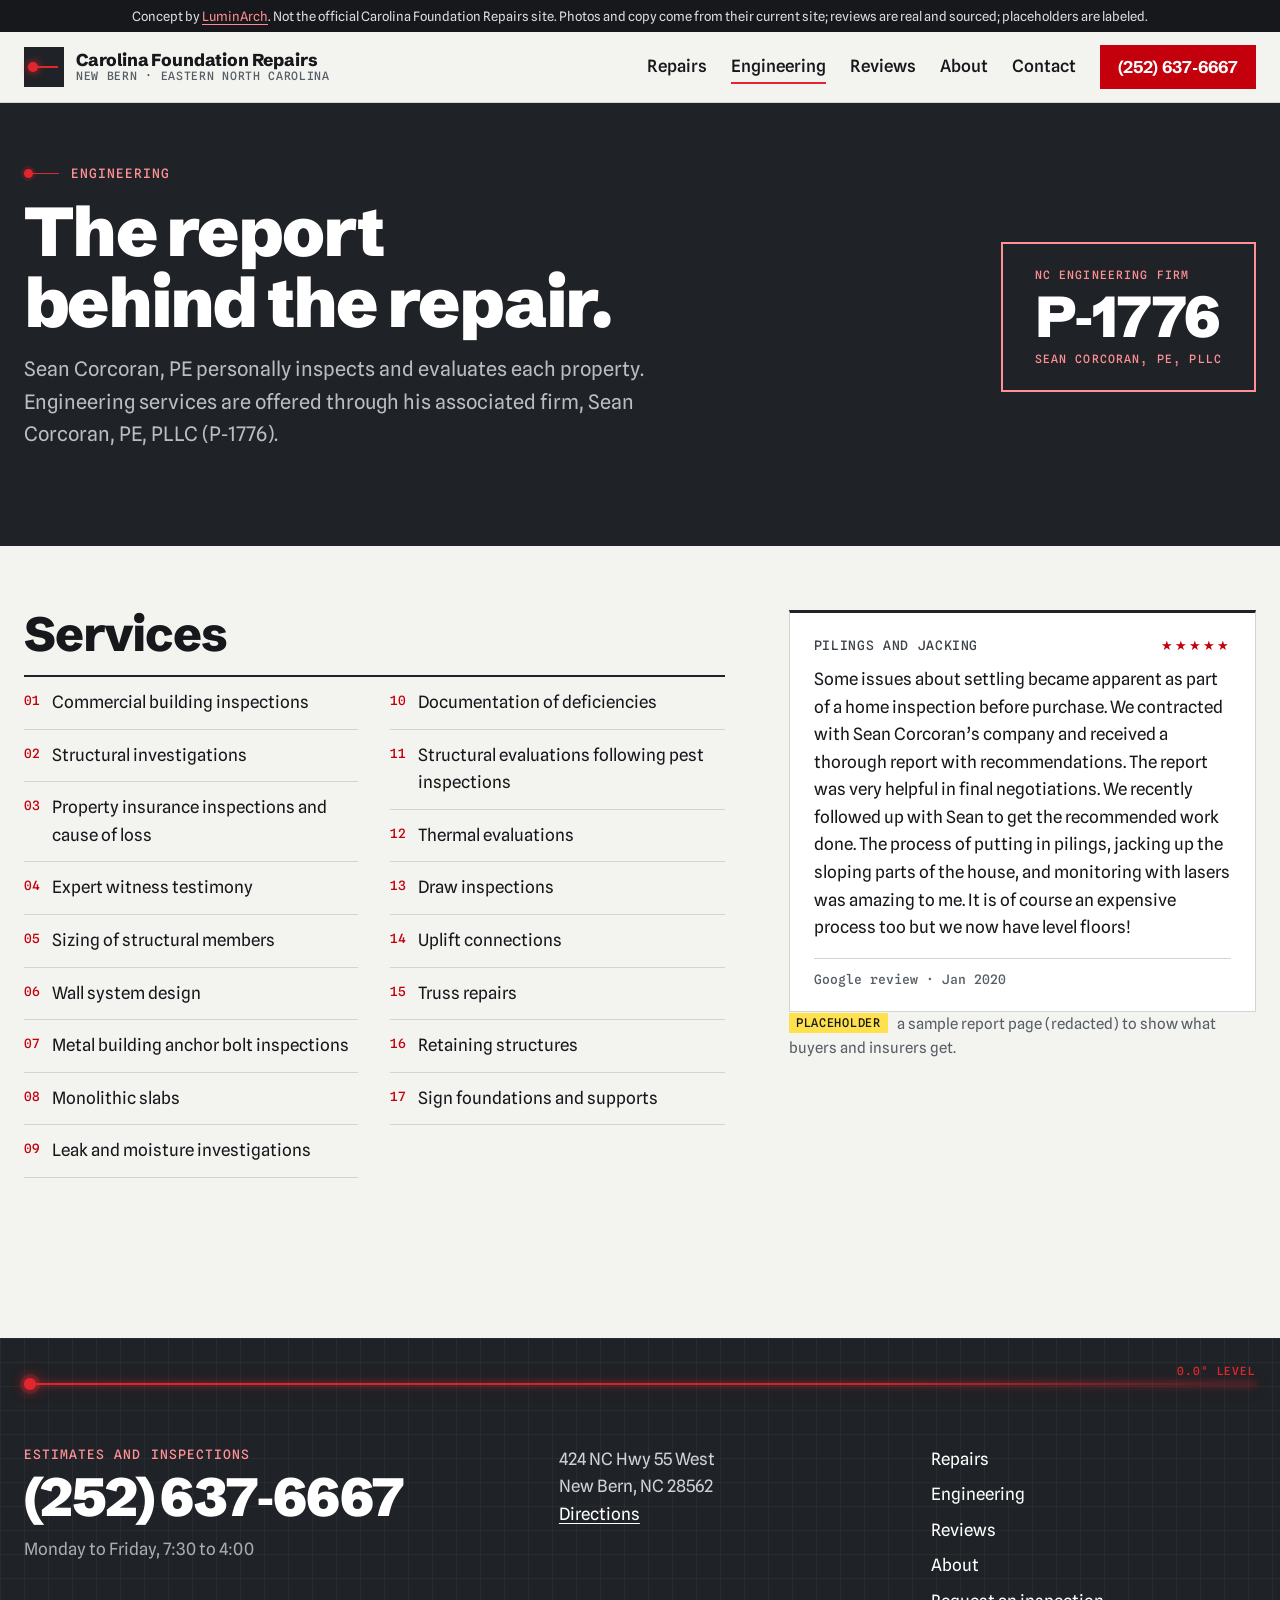
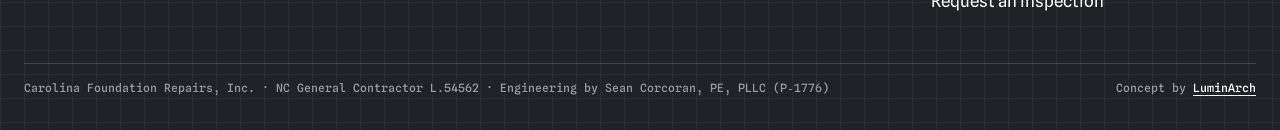
<file: engineering.html>
<!doctype html><html lang="en" class="no-js"><head><meta charset="utf-8"><meta name="viewport" content="width=device-width,initial-scale=1">
<title>Structural Engineering | Sean Corcoran PE, New Bern NC</title><meta name="description" content="Structural investigations, insurance cause of loss inspections, pre purchase reports and expert witness work from Sean Corcoran, PE, PLLC in New Bern, NC."><link rel="canonical" href="https://carolina-foundation-repairs-demo.vercel.app/engineering.html">
<meta property="og:type" content="website"><meta property="og:site_name" content="Carolina Foundation Repairs (concept)"><meta property="og:title" content="Structural Engineering | Sean Corcoran PE, New Bern NC"><meta property="og:description" content="Structural investigations, insurance cause of loss inspections, pre purchase reports and expert witness work from Sean Corcoran, PE, PLLC in New Bern, NC."><meta property="og:url" content="https://carolina-foundation-repairs-demo.vercel.app/engineering.html"><meta property="og:image" content="https://carolina-foundation-repairs-demo.vercel.app/og.png">
<meta name="twitter:card" content="summary_large_image"><meta name="twitter:title" content="Structural Engineering | Sean Corcoran PE, New Bern NC"><meta name="twitter:description" content="Structural investigations, insurance cause of loss inspections, pre purchase reports and expert witness work from Sean Corcoran, PE, PLLC in New Bern, NC."><meta name="twitter:image" content="https://carolina-foundation-repairs-demo.vercel.app/og.png">
<meta name="robots" content="noindex, nofollow"><!-- concept demo, not for indexing -->
<meta name="theme-color" content="#1f2226">
<link rel="preconnect" href="https://fonts.googleapis.com"><link rel="preconnect" href="https://fonts.gstatic.com" crossorigin>
<link rel="preload" as="style" href="https://fonts.googleapis.com/css2?family=Schibsted+Grotesk:wght@500;700;800;900&family=Spline+Sans:wght@400;500;600&family=Spline+Sans+Mono:wght@500&display=swap"><link rel="stylesheet" href="https://fonts.googleapis.com/css2?family=Schibsted+Grotesk:wght@500;700;800;900&family=Spline+Sans:wght@400;500;600&family=Spline+Sans+Mono:wght@500&display=swap" media="print" onload="this.media='all'"><noscript><link rel="stylesheet" href="https://fonts.googleapis.com/css2?family=Schibsted+Grotesk:wght@500;700;800;900&family=Spline+Sans:wght@400;500;600&family=Spline+Sans+Mono:wght@500&display=swap"></noscript>
<link rel="stylesheet" href="css/design-system.css"><link rel="stylesheet" href="css/components.css"><link rel="stylesheet" href="css/pages.css">
<link rel="icon" href="data:image/svg+xml,%3Csvg xmlns='http://www.w3.org/2000/svg' viewBox='0 0 32 32'%3E%3Crect width='32' height='32' fill='%231f2226'/%3E%3Crect x='4' y='15' width='24' height='2' fill='%23e3262d'/%3E%3Ccircle cx='6' cy='16' r='3' fill='%23e3262d'/%3E%3C/svg%3E">
<script>document.documentElement.classList.replace('no-js','js-ready')</script><script type="application/ld+json">[{"@context": "https://schema.org", "@type": "GeneralContractor", "name": "Carolina Foundation Repairs, Inc.", "url": "https://carolina-foundation-repairs-demo.vercel.app/", "telephone": "+1-252-637-6667", "image": "https://carolina-foundation-repairs-demo.vercel.app/img/crew-lifting-chimney.webp", "founder": {"@type": "Person", "name": "Sean Corcoran", "jobTitle": "Professional Engineer"}, "address": {"@type": "PostalAddress", "streetAddress": "424 NC Hwy 55 West", "addressLocality": "New Bern", "addressRegion": "NC", "postalCode": "28562", "addressCountry": "US"}, "geo": {"@type": "GeoCoordinates", "latitude": 35.146314, "longitude": -77.10934}, "openingHours": "Mo-Fr 07:30-16:00", "areaServed": "Eastern North Carolina", "aggregateRating": {"@type": "AggregateRating", "ratingValue": "4.5", "reviewCount": "34"}}, {"@context": "https://schema.org", "@type": "BreadcrumbList", "itemListElement": [{"@type": "ListItem", "position": 1, "name": "Home", "item": "https://carolina-foundation-repairs-demo.vercel.app/"}, {"@type": "ListItem", "position": 2, "name": "Engineering", "item": "https://carolina-foundation-repairs-demo.vercel.app/engineering.html"}]}, {"@context": "https://schema.org", "@type": "ProfessionalService", "name": "Sean Corcoran, PE, PLLC", "founder": {"@type": "Person", "name": "Sean Corcoran"}, "address": {"@type": "PostalAddress", "streetAddress": "424 NC Hwy 55 West", "addressLocality": "New Bern", "addressRegion": "NC", "postalCode": "28562", "addressCountry": "US"}, "telephone": "+1-252-637-6667"}]</script></head><body>
<a class="skip" href="#main">Skip to content</a>
<div class="demo-bar">Concept by <a href="https://luminarch.pro">LuminArch</a>. Not the official Carolina Foundation Repairs site. Photos and copy come from their current site; reviews are real and sourced; placeholders are labeled.</div>
<header class="top"><div class="wrap nav"><a class="mark" href="index.html"><span class="mk" aria-hidden="true"><i></i></span><span><b>Carolina Foundation Repairs</b><small>New Bern &middot; Eastern North Carolina</small></span></a>
<button class="menu-btn" aria-expanded="false" aria-controls="menu">Menu</button><ul id="menu"><li><a href="services.html">Repairs</a></li><li><a href="engineering.html" aria-current="page">Engineering</a></li><li><a href="reviews.html">Reviews</a></li><li><a href="about.html">About</a></li><li><a href="contact.html">Contact</a></li></ul><a class="btn btn--red btn--call" href="tel:+12526376667"><span class="cl-full">(252)&nbsp;637&#8209;6667</span><span class="cl-short">Call</span></a></div></header><main id="main">
<section class="page-head page-head--dark"><div class="wrap eng-head"><div><p class="kicker kicker--lt"><span class="dot" aria-hidden="true"></span>Engineering</p><h1>The report behind the repair.</h1><p class="lede">Sean Corcoran, PE personally inspects and evaluates each property. Engineering services are offered through his associated firm, Sean Corcoran, PE, PLLC (P&#8209;1776).</p></div>
<div class="plate" aria-hidden="true"><span>NC engineering firm</span><b>P&#8209;1776</b><span>Sean Corcoran, PE, PLLC</span></div></div></section>
<div class="wrap eng">
 <section class="rv"><h2>Services</h2><ol class="eng-list"><li><span>01</span>Commercial building inspections</li><li><span>02</span>Structural investigations</li><li><span>03</span>Property insurance inspections and cause of loss</li><li><span>04</span>Expert witness testimony</li><li><span>05</span>Sizing of structural members</li><li><span>06</span>Wall system design</li><li><span>07</span>Metal building anchor bolt inspections</li><li><span>08</span>Monolithic slabs</li><li><span>09</span>Leak and moisture investigations</li><li><span>10</span>Documentation of deficiencies</li><li><span>11</span>Structural evaluations following pest inspections</li><li><span>12</span>Thermal evaluations</li><li><span>13</span>Draw inspections</li><li><span>14</span>Uplift connections</li><li><span>15</span>Truss repairs</li><li><span>16</span>Retaining structures</li><li><span>17</span>Sign foundations and supports</li></ol></section>
 <aside class="rv"><figure class="rcard rv rcard--note"><div class="rc-top"><span class="rc-job">Pilings and jacking</span><span class="rc-stars" aria-label="5 out of 5">&#9733;&#9733;&#9733;&#9733;&#9733;</span></div><blockquote><p>Some issues about settling became apparent as part of a home inspection before purchase. We contracted with Sean Corcoran&rsquo;s company and received a thorough report with recommendations. The report was very helpful in final negotiations. We recently followed up with Sean to get the recommended work done. The process of putting in pilings, jacking up the sloping parts of the house, and monitoring with lasers was amazing to me. It is of course an expensive process too but we now have level floors!</p></blockquote><figcaption>Google review &middot; <time datetime="2020-01-29">Jan 2020</time></figcaption></figure><p class="note"><span class="ph">Placeholder</span> a sample report page (redacted) to show what buyers and insurers get.</p></aside>
</div>
</main><footer class="site-foot"><div class="laser laser--foot" aria-hidden="true"><span class="beam"></span><span class="src"></span><span class="read">0.0&deg; LEVEL</span></div><div class="wrap">
<div class="ft-top">
 <div><p class="ft-k">Estimates and inspections</p><a class="ft-num" href="tel:+12526376667">(252)&nbsp;637&#8209;6667</a><p class="ft-sub">Monday to Friday, 7:30 to 4:00</p></div>
 <address>424 NC Hwy 55 West<br>New Bern, NC 28562<br><a href="https://maps.google.com/?q=424+NC+Hwy+55+West+New+Bern+NC+28562" rel="noopener">Directions</a></address>
 <nav aria-label="Footer"><a href="services.html">Repairs</a><a href="engineering.html">Engineering</a><a href="reviews.html">Reviews</a><a href="about.html">About</a><a href="contact.html">Request an inspection</a></nav>
</div>
<div class="ft-row"><span>Carolina Foundation Repairs, Inc. &middot; NC General Contractor L.54562 &middot; Engineering by Sean Corcoran, PE, PLLC (P&#8209;1776)</span><span>Concept by <a href="https://luminarch.pro">LuminArch</a></span></div></div></footer>
<script src="js/main.js"></script></body></html>
</file>
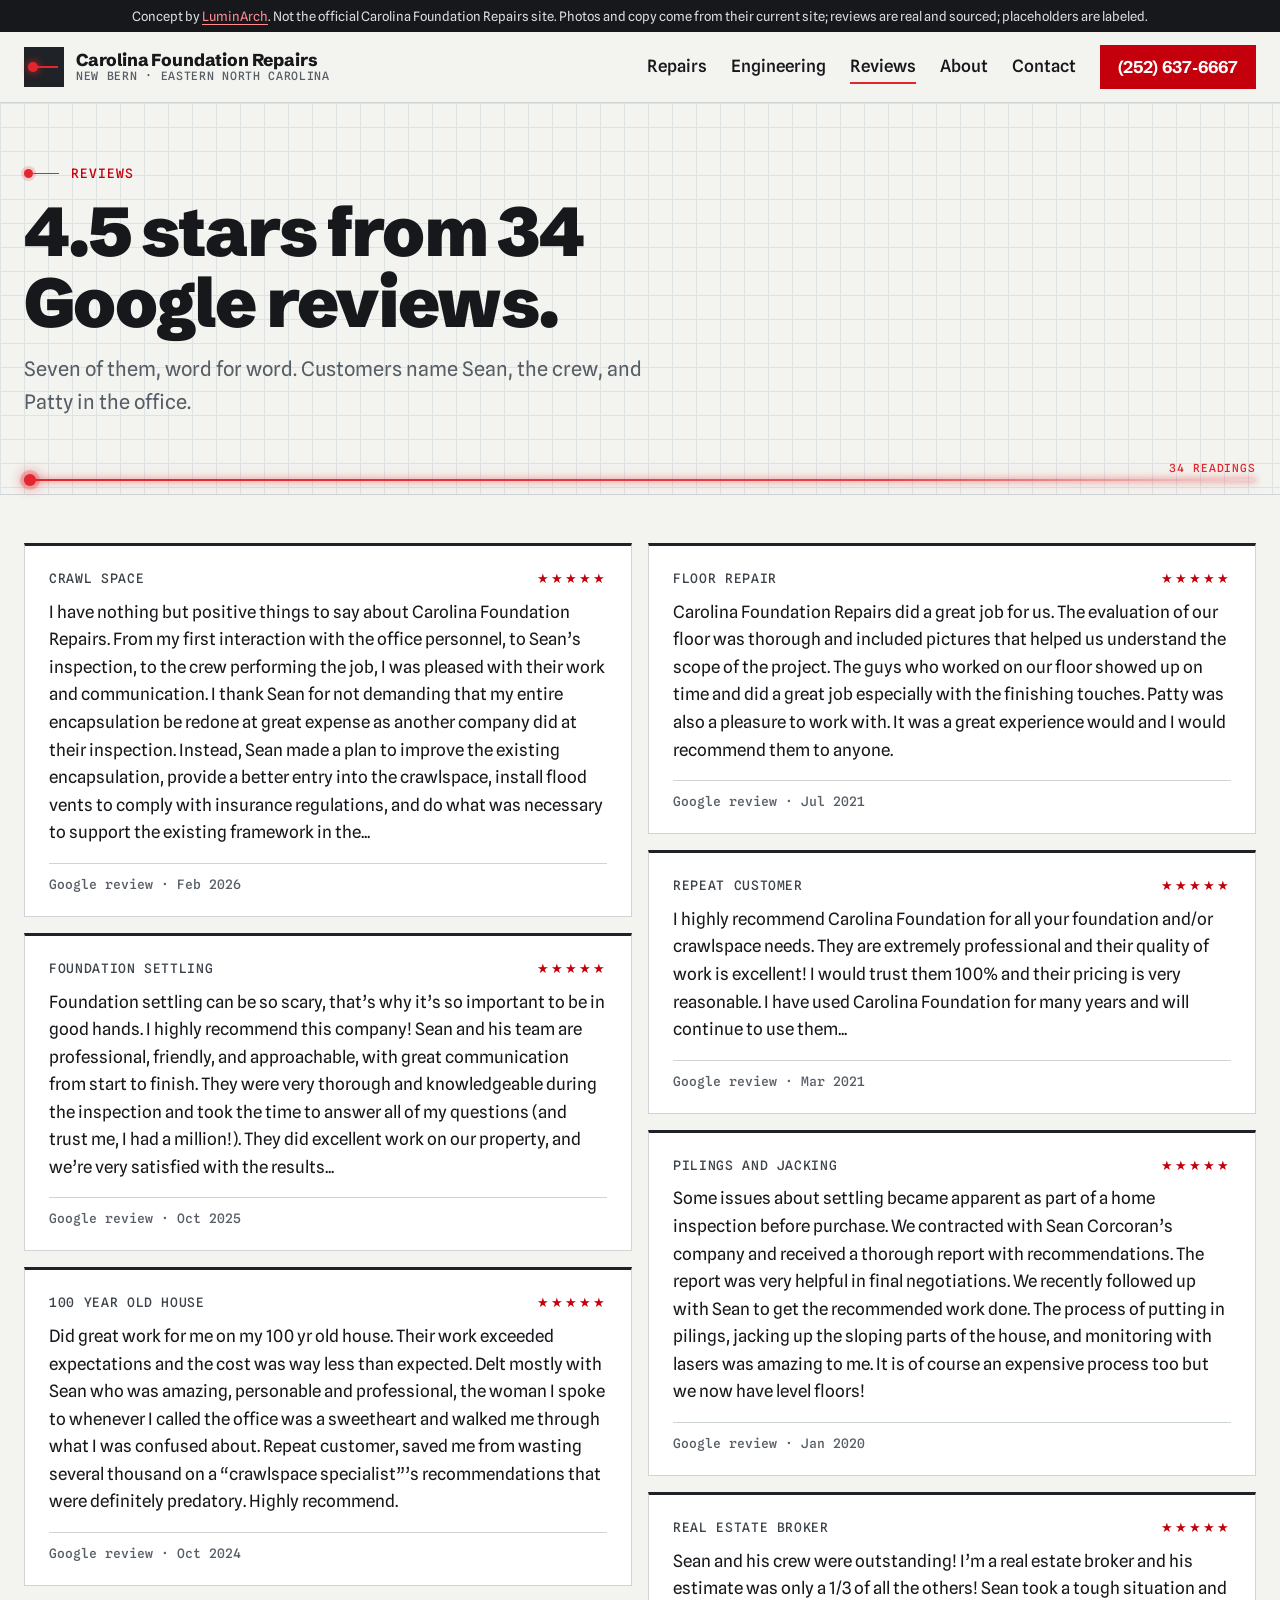
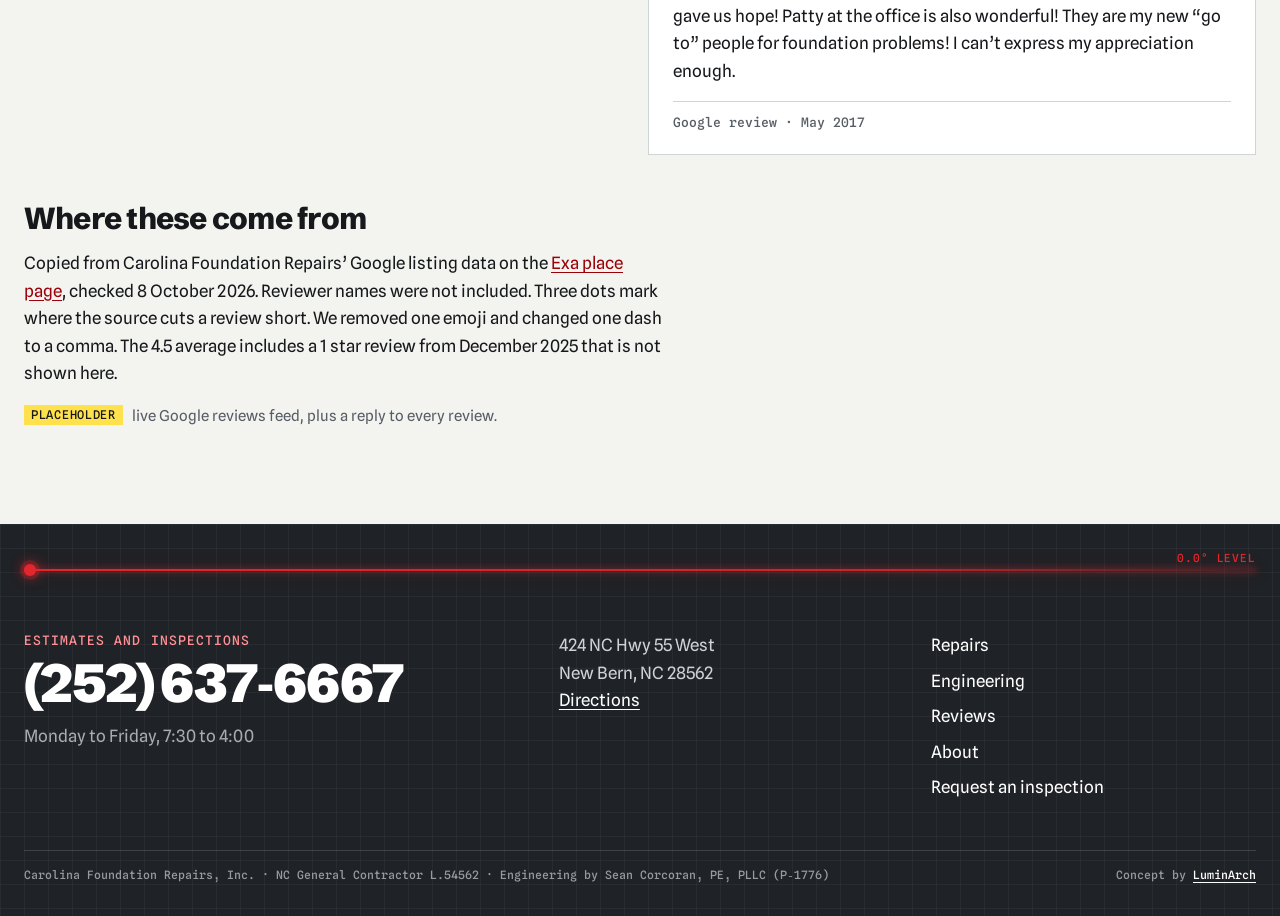
<file: reviews.html>
<!doctype html><html lang="en" class="no-js"><head><meta charset="utf-8"><meta name="viewport" content="width=device-width,initial-scale=1">
<title>Carolina Foundation Repairs Reviews | 4.5 Stars on Google</title><meta name="description" content="Read Google reviews of Carolina Foundation Repairs in New Bern: piers and jacking, crawl space work, a 100 year old house and an estimate a third of the others."><link rel="canonical" href="https://carolina-foundation-repairs-demo.vercel.app/reviews.html">
<meta property="og:type" content="website"><meta property="og:site_name" content="Carolina Foundation Repairs (concept)"><meta property="og:title" content="Carolina Foundation Repairs Reviews | 4.5 Stars on Google"><meta property="og:description" content="Read Google reviews of Carolina Foundation Repairs in New Bern: piers and jacking, crawl space work, a 100 year old house and an estimate a third of the others."><meta property="og:url" content="https://carolina-foundation-repairs-demo.vercel.app/reviews.html"><meta property="og:image" content="https://carolina-foundation-repairs-demo.vercel.app/og.png">
<meta name="twitter:card" content="summary_large_image"><meta name="twitter:title" content="Carolina Foundation Repairs Reviews | 4.5 Stars on Google"><meta name="twitter:description" content="Read Google reviews of Carolina Foundation Repairs in New Bern: piers and jacking, crawl space work, a 100 year old house and an estimate a third of the others."><meta name="twitter:image" content="https://carolina-foundation-repairs-demo.vercel.app/og.png">
<meta name="robots" content="noindex, nofollow"><!-- concept demo, not for indexing -->
<meta name="theme-color" content="#1f2226">
<link rel="preconnect" href="https://fonts.googleapis.com"><link rel="preconnect" href="https://fonts.gstatic.com" crossorigin>
<link rel="preload" as="style" href="https://fonts.googleapis.com/css2?family=Schibsted+Grotesk:wght@500;700;800;900&family=Spline+Sans:wght@400;500;600&family=Spline+Sans+Mono:wght@500&display=swap"><link rel="stylesheet" href="https://fonts.googleapis.com/css2?family=Schibsted+Grotesk:wght@500;700;800;900&family=Spline+Sans:wght@400;500;600&family=Spline+Sans+Mono:wght@500&display=swap" media="print" onload="this.media='all'"><noscript><link rel="stylesheet" href="https://fonts.googleapis.com/css2?family=Schibsted+Grotesk:wght@500;700;800;900&family=Spline+Sans:wght@400;500;600&family=Spline+Sans+Mono:wght@500&display=swap"></noscript>
<link rel="stylesheet" href="css/design-system.css"><link rel="stylesheet" href="css/components.css"><link rel="stylesheet" href="css/pages.css">
<link rel="icon" href="data:image/svg+xml,%3Csvg xmlns='http://www.w3.org/2000/svg' viewBox='0 0 32 32'%3E%3Crect width='32' height='32' fill='%231f2226'/%3E%3Crect x='4' y='15' width='24' height='2' fill='%23e3262d'/%3E%3Ccircle cx='6' cy='16' r='3' fill='%23e3262d'/%3E%3C/svg%3E">
<script>document.documentElement.classList.replace('no-js','js-ready')</script><script type="application/ld+json">[{"@context": "https://schema.org", "@type": "GeneralContractor", "name": "Carolina Foundation Repairs, Inc.", "url": "https://carolina-foundation-repairs-demo.vercel.app/", "telephone": "+1-252-637-6667", "image": "https://carolina-foundation-repairs-demo.vercel.app/img/crew-lifting-chimney.webp", "founder": {"@type": "Person", "name": "Sean Corcoran", "jobTitle": "Professional Engineer"}, "address": {"@type": "PostalAddress", "streetAddress": "424 NC Hwy 55 West", "addressLocality": "New Bern", "addressRegion": "NC", "postalCode": "28562", "addressCountry": "US"}, "geo": {"@type": "GeoCoordinates", "latitude": 35.146314, "longitude": -77.10934}, "openingHours": "Mo-Fr 07:30-16:00", "areaServed": "Eastern North Carolina", "aggregateRating": {"@type": "AggregateRating", "ratingValue": "4.5", "reviewCount": "34"}}, {"@context": "https://schema.org", "@type": "BreadcrumbList", "itemListElement": [{"@type": "ListItem", "position": 1, "name": "Home", "item": "https://carolina-foundation-repairs-demo.vercel.app/"}, {"@type": "ListItem", "position": 2, "name": "Reviews", "item": "https://carolina-foundation-repairs-demo.vercel.app/reviews.html"}]}]</script></head><body>
<a class="skip" href="#main">Skip to content</a>
<div class="demo-bar">Concept by <a href="https://luminarch.pro">LuminArch</a>. Not the official Carolina Foundation Repairs site. Photos and copy come from their current site; reviews are real and sourced; placeholders are labeled.</div>
<header class="top"><div class="wrap nav"><a class="mark" href="index.html"><span class="mk" aria-hidden="true"><i></i></span><span><b>Carolina Foundation Repairs</b><small>New Bern &middot; Eastern North Carolina</small></span></a>
<button class="menu-btn" aria-expanded="false" aria-controls="menu">Menu</button><ul id="menu"><li><a href="services.html">Repairs</a></li><li><a href="engineering.html">Engineering</a></li><li><a href="reviews.html" aria-current="page">Reviews</a></li><li><a href="about.html">About</a></li><li><a href="contact.html">Contact</a></li></ul><a class="btn btn--red btn--call" href="tel:+12526376667"><span class="cl-full">(252)&nbsp;637&#8209;6667</span><span class="cl-short">Call</span></a></div></header><main id="main">
<section class="page-head"><div class="wrap"><p class="kicker "><span class="dot" aria-hidden="true"></span>Reviews</p><h1>4.5 stars from 34 Google reviews.</h1><p class="lede">Seven of them, word for word. Customers name Sean, the crew, and Patty in the office.</p></div><div class="laser laser--head" aria-hidden="true"><span class="beam"></span><span class="src"></span><span class="read">34 READINGS</span></div></section>
<div class="wrap rv-wall"><figure class="rcard rv "><div class="rc-top"><span class="rc-job">Crawl space</span><span class="rc-stars" aria-label="5 out of 5">&#9733;&#9733;&#9733;&#9733;&#9733;</span></div><blockquote><p>I have nothing but positive things to say about Carolina Foundation Repairs. From my first interaction with the office personnel, to Sean&rsquo;s inspection, to the crew performing the job, I was pleased with their work and communication. I thank Sean for not demanding that my entire encapsulation be redone at great expense as another company did at their inspection. Instead, Sean made a plan to improve the existing encapsulation, provide a better entry into the crawlspace, install flood vents to comply with insurance regulations, and do what was necessary to support the existing framework in the...</p></blockquote><figcaption>Google review &middot; <time datetime="2026-02-27">Feb 2026</time></figcaption></figure><figure class="rcard rv "><div class="rc-top"><span class="rc-job">Foundation settling</span><span class="rc-stars" aria-label="5 out of 5">&#9733;&#9733;&#9733;&#9733;&#9733;</span></div><blockquote><p>Foundation settling can be so scary, that&rsquo;s why it&rsquo;s so important to be in good hands. I highly recommend this company! Sean and his team are professional, friendly, and approachable, with great communication from start to finish. They were very thorough and knowledgeable during the inspection and took the time to answer all of my questions (and trust me, I had a million!). They did excellent work on our property, and we&rsquo;re very satisfied with the results...</p></blockquote><figcaption>Google review &middot; <time datetime="2025-10-22">Oct 2025</time></figcaption></figure><figure class="rcard rv "><div class="rc-top"><span class="rc-job">100 year old house</span><span class="rc-stars" aria-label="5 out of 5">&#9733;&#9733;&#9733;&#9733;&#9733;</span></div><blockquote><p>Did great work for me on my 100 yr old house. Their work exceeded expectations and the cost was way less than expected. Delt mostly with Sean who was amazing, personable and professional, the woman I spoke to whenever I called the office was a sweetheart and walked me through what I was confused about. Repeat customer, saved me from wasting several thousand on a &ldquo;crawlspace specialist&rdquo;&rsquo;s recommendations that were definitely predatory. Highly recommend.</p></blockquote><figcaption>Google review &middot; <time datetime="2024-10-01">Oct 2024</time></figcaption></figure><figure class="rcard rv "><div class="rc-top"><span class="rc-job">Floor repair</span><span class="rc-stars" aria-label="5 out of 5">&#9733;&#9733;&#9733;&#9733;&#9733;</span></div><blockquote><p>Carolina Foundation Repairs did a great job for us. The evaluation of our floor was thorough and included pictures that helped us understand the scope of the project. The guys who worked on our floor showed up on time and did a great job especially with the finishing touches. Patty was also a pleasure to work with. It was a great experience would and I would recommend them to anyone.</p></blockquote><figcaption>Google review &middot; <time datetime="2021-07-21">Jul 2021</time></figcaption></figure><figure class="rcard rv "><div class="rc-top"><span class="rc-job">Repeat customer</span><span class="rc-stars" aria-label="5 out of 5">&#9733;&#9733;&#9733;&#9733;&#9733;</span></div><blockquote><p>I highly recommend Carolina Foundation for all your foundation and/or crawlspace needs. They are extremely professional and their quality of work is excellent! I would trust them 100% and their pricing is very reasonable. I have used Carolina Foundation for many years and will continue to use them...</p></blockquote><figcaption>Google review &middot; <time datetime="2021-03-24">Mar 2021</time></figcaption></figure><figure class="rcard rv "><div class="rc-top"><span class="rc-job">Pilings and jacking</span><span class="rc-stars" aria-label="5 out of 5">&#9733;&#9733;&#9733;&#9733;&#9733;</span></div><blockquote><p>Some issues about settling became apparent as part of a home inspection before purchase. We contracted with Sean Corcoran&rsquo;s company and received a thorough report with recommendations. The report was very helpful in final negotiations. We recently followed up with Sean to get the recommended work done. The process of putting in pilings, jacking up the sloping parts of the house, and monitoring with lasers was amazing to me. It is of course an expensive process too but we now have level floors!</p></blockquote><figcaption>Google review &middot; <time datetime="2020-01-29">Jan 2020</time></figcaption></figure><figure class="rcard rv "><div class="rc-top"><span class="rc-job">Real estate broker</span><span class="rc-stars" aria-label="5 out of 5">&#9733;&#9733;&#9733;&#9733;&#9733;</span></div><blockquote><p>Sean and his crew were outstanding! I&rsquo;m a real estate broker and his estimate was only a 1/3 of all the others! Sean took a tough situation and gave us hope! Patty at the office is also wonderful! They are my new &ldquo;go to&rdquo; people for foundation problems! I can&rsquo;t express my appreciation enough.</p></blockquote><figcaption>Google review &middot; <time datetime="2017-05-05">May 2017</time></figcaption></figure></div>
<section class="wrap sources rv"><h2>Where these come from</h2><p>Copied from Carolina Foundation Repairs&rsquo; Google listing data on the <a href="https://exa.ai/library/place/hmx2d0t6zt9" rel="noopener">Exa place page</a>, checked 8 October 2026. Reviewer names were not included. Three dots mark where the source cuts a review short. We removed one emoji and changed one dash to a comma. The 4.5 average includes a 1 star review from December 2025 that is not shown here.</p>
<p class="note"><span class="ph">Placeholder</span> live Google reviews feed, plus a reply to every review.</p></section>
</main><footer class="site-foot"><div class="laser laser--foot" aria-hidden="true"><span class="beam"></span><span class="src"></span><span class="read">0.0&deg; LEVEL</span></div><div class="wrap">
<div class="ft-top">
 <div><p class="ft-k">Estimates and inspections</p><a class="ft-num" href="tel:+12526376667">(252)&nbsp;637&#8209;6667</a><p class="ft-sub">Monday to Friday, 7:30 to 4:00</p></div>
 <address>424 NC Hwy 55 West<br>New Bern, NC 28562<br><a href="https://maps.google.com/?q=424+NC+Hwy+55+West+New+Bern+NC+28562" rel="noopener">Directions</a></address>
 <nav aria-label="Footer"><a href="services.html">Repairs</a><a href="engineering.html">Engineering</a><a href="reviews.html">Reviews</a><a href="about.html">About</a><a href="contact.html">Request an inspection</a></nav>
</div>
<div class="ft-row"><span>Carolina Foundation Repairs, Inc. &middot; NC General Contractor L.54562 &middot; Engineering by Sean Corcoran, PE, PLLC (P&#8209;1776)</span><span>Concept by <a href="https://luminarch.pro">LuminArch</a></span></div></div></footer>
<script src="js/main.js"></script></body></html>
</file>
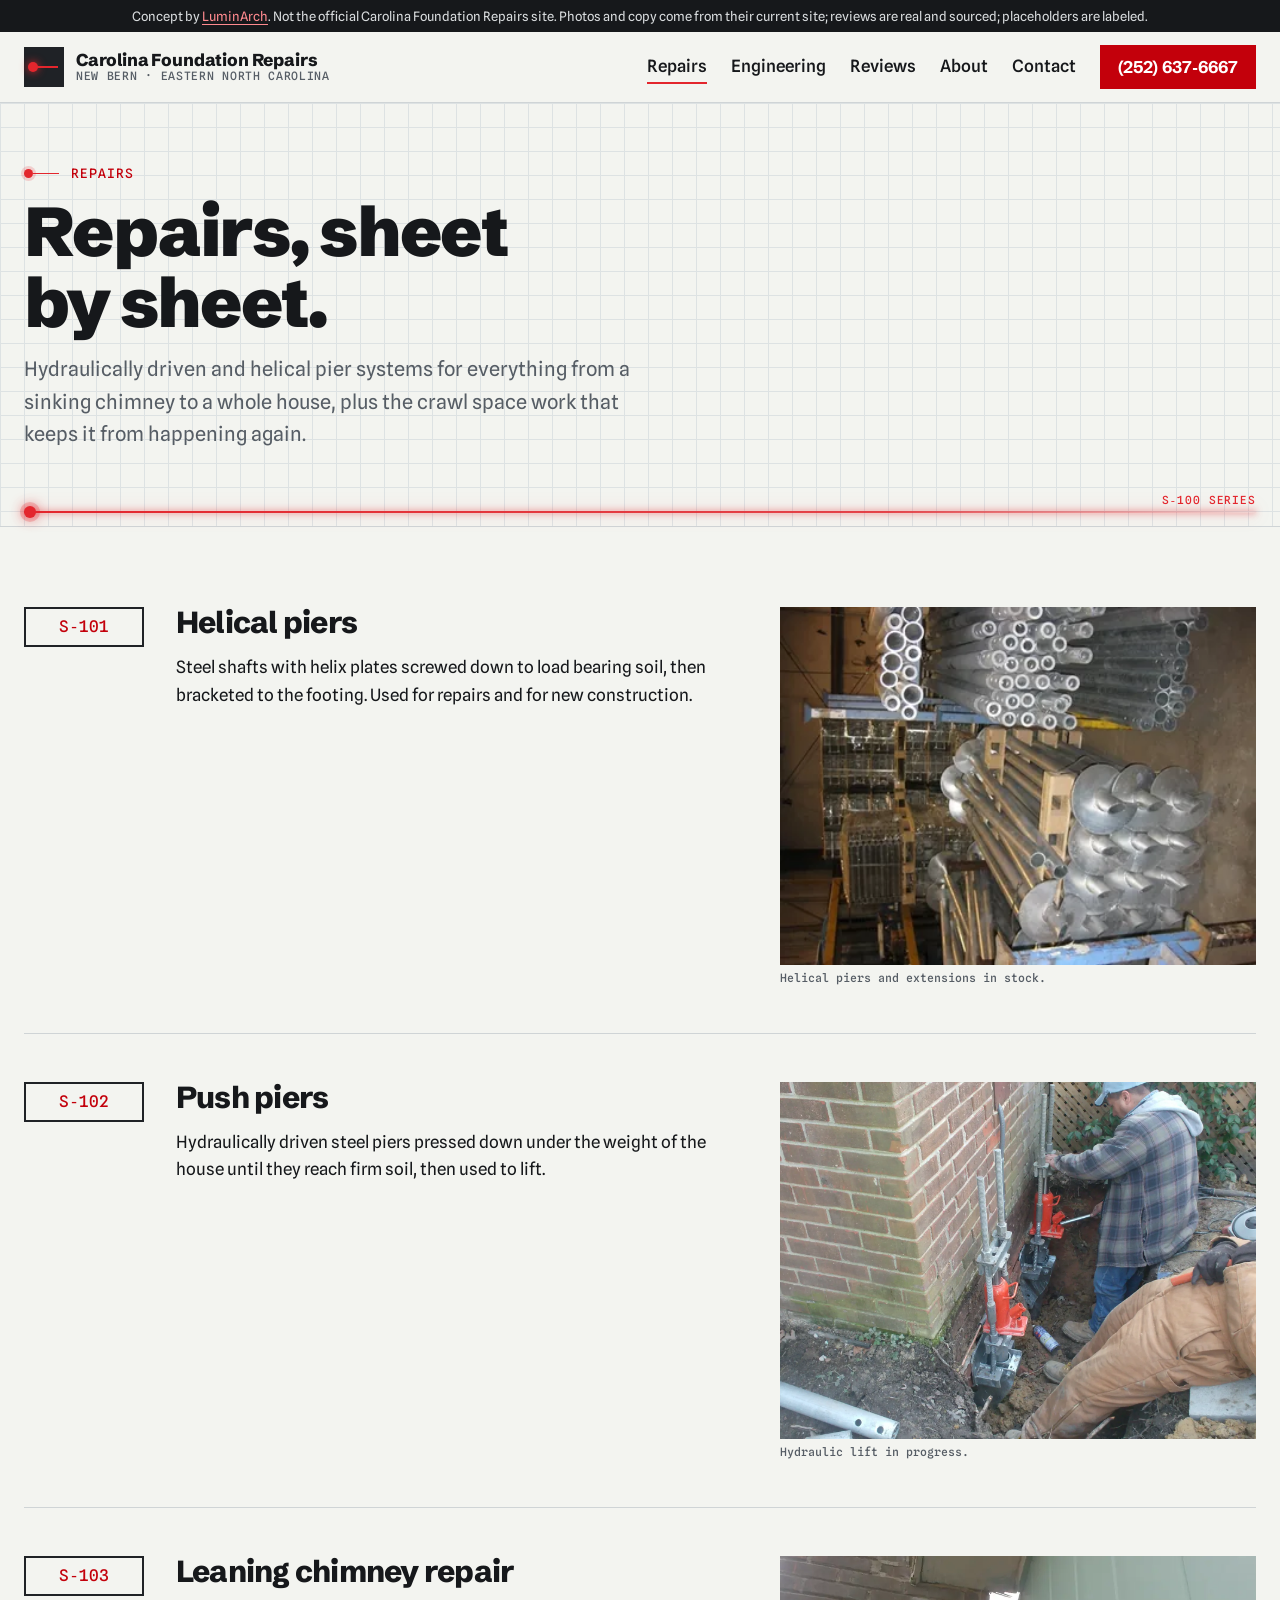
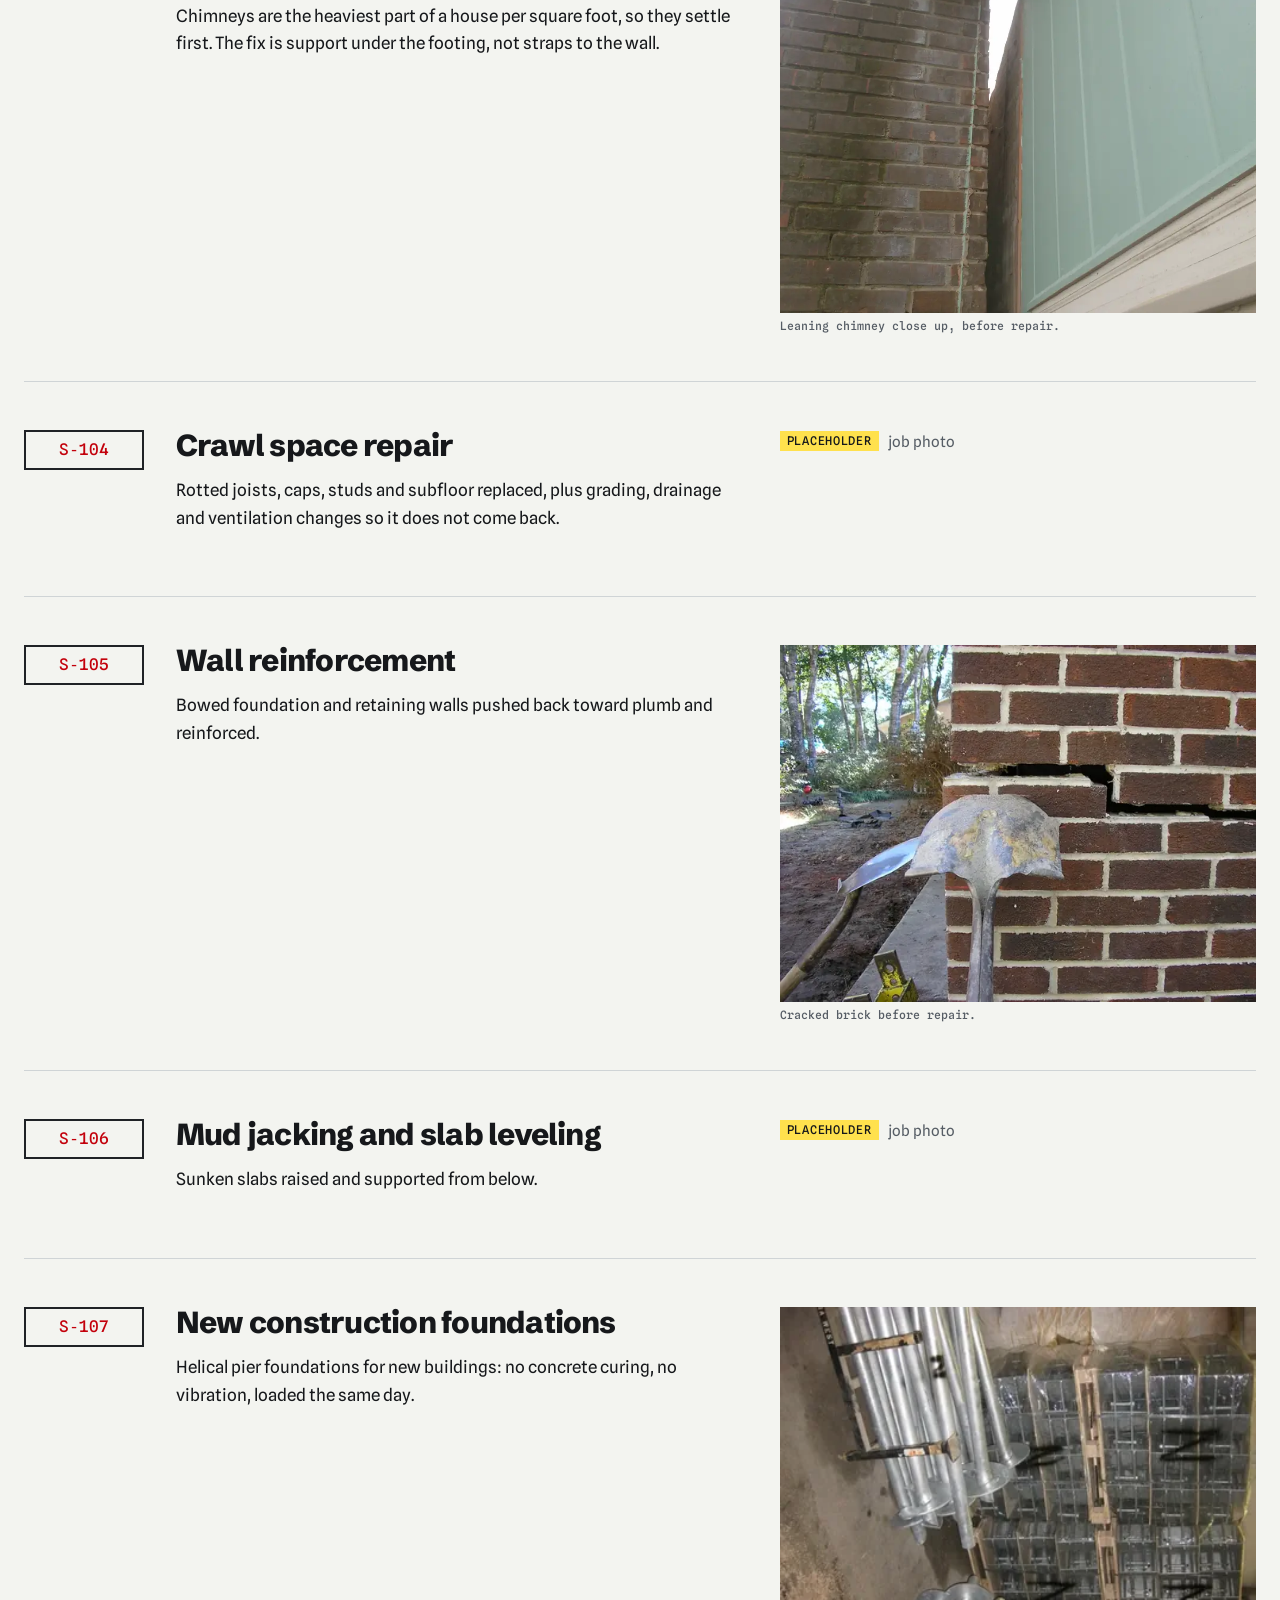
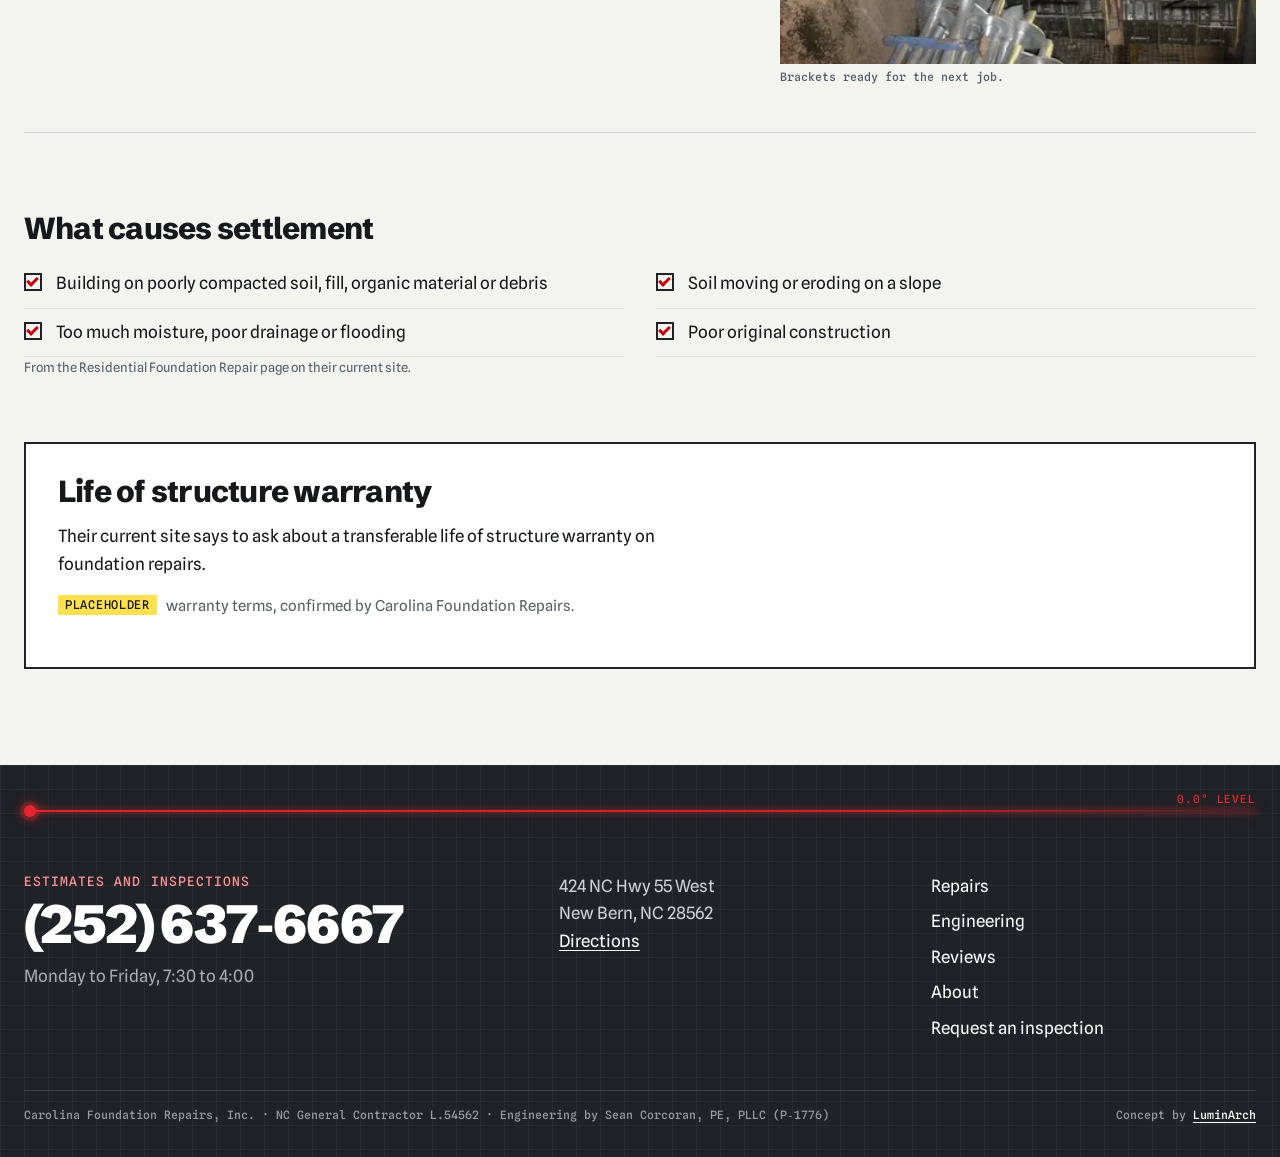
<file: services.html>
<!doctype html><html lang="en" class="no-js"><head><meta charset="utf-8"><meta name="viewport" content="width=device-width,initial-scale=1">
<title>Piers and Crawl Space Repair | Carolina Foundation Repairs</title><meta name="description" content="Helical and push piers, leaning chimney repair, crawl space repair, wall reinforcement, slab leveling and new construction foundations across Eastern NC."><link rel="canonical" href="https://carolina-foundation-repairs-demo.vercel.app/services.html">
<meta property="og:type" content="website"><meta property="og:site_name" content="Carolina Foundation Repairs (concept)"><meta property="og:title" content="Piers and Crawl Space Repair | Carolina Foundation Repairs"><meta property="og:description" content="Helical and push piers, leaning chimney repair, crawl space repair, wall reinforcement, slab leveling and new construction foundations across Eastern NC."><meta property="og:url" content="https://carolina-foundation-repairs-demo.vercel.app/services.html"><meta property="og:image" content="https://carolina-foundation-repairs-demo.vercel.app/og.png">
<meta name="twitter:card" content="summary_large_image"><meta name="twitter:title" content="Piers and Crawl Space Repair | Carolina Foundation Repairs"><meta name="twitter:description" content="Helical and push piers, leaning chimney repair, crawl space repair, wall reinforcement, slab leveling and new construction foundations across Eastern NC."><meta name="twitter:image" content="https://carolina-foundation-repairs-demo.vercel.app/og.png">
<meta name="robots" content="noindex, nofollow"><!-- concept demo, not for indexing -->
<meta name="theme-color" content="#1f2226">
<link rel="preconnect" href="https://fonts.googleapis.com"><link rel="preconnect" href="https://fonts.gstatic.com" crossorigin>
<link rel="preload" as="style" href="https://fonts.googleapis.com/css2?family=Schibsted+Grotesk:wght@500;700;800;900&family=Spline+Sans:wght@400;500;600&family=Spline+Sans+Mono:wght@500&display=swap"><link rel="stylesheet" href="https://fonts.googleapis.com/css2?family=Schibsted+Grotesk:wght@500;700;800;900&family=Spline+Sans:wght@400;500;600&family=Spline+Sans+Mono:wght@500&display=swap" media="print" onload="this.media='all'"><noscript><link rel="stylesheet" href="https://fonts.googleapis.com/css2?family=Schibsted+Grotesk:wght@500;700;800;900&family=Spline+Sans:wght@400;500;600&family=Spline+Sans+Mono:wght@500&display=swap"></noscript>
<link rel="stylesheet" href="css/design-system.css"><link rel="stylesheet" href="css/components.css"><link rel="stylesheet" href="css/pages.css">
<link rel="icon" href="data:image/svg+xml,%3Csvg xmlns='http://www.w3.org/2000/svg' viewBox='0 0 32 32'%3E%3Crect width='32' height='32' fill='%231f2226'/%3E%3Crect x='4' y='15' width='24' height='2' fill='%23e3262d'/%3E%3Ccircle cx='6' cy='16' r='3' fill='%23e3262d'/%3E%3C/svg%3E">
<script>document.documentElement.classList.replace('no-js','js-ready')</script><script type="application/ld+json">[{"@context": "https://schema.org", "@type": "GeneralContractor", "name": "Carolina Foundation Repairs, Inc.", "url": "https://carolina-foundation-repairs-demo.vercel.app/", "telephone": "+1-252-637-6667", "image": "https://carolina-foundation-repairs-demo.vercel.app/img/crew-lifting-chimney.webp", "founder": {"@type": "Person", "name": "Sean Corcoran", "jobTitle": "Professional Engineer"}, "address": {"@type": "PostalAddress", "streetAddress": "424 NC Hwy 55 West", "addressLocality": "New Bern", "addressRegion": "NC", "postalCode": "28562", "addressCountry": "US"}, "geo": {"@type": "GeoCoordinates", "latitude": 35.146314, "longitude": -77.10934}, "openingHours": "Mo-Fr 07:30-16:00", "areaServed": "Eastern North Carolina", "aggregateRating": {"@type": "AggregateRating", "ratingValue": "4.5", "reviewCount": "34"}}, {"@context": "https://schema.org", "@type": "BreadcrumbList", "itemListElement": [{"@type": "ListItem", "position": 1, "name": "Home", "item": "https://carolina-foundation-repairs-demo.vercel.app/"}, {"@type": "ListItem", "position": 2, "name": "Repairs", "item": "https://carolina-foundation-repairs-demo.vercel.app/services.html"}]}, {"@context": "https://schema.org", "@type": "Service", "name": "Helical piers", "provider": {"@type": "GeneralContractor", "name": "Carolina Foundation Repairs, Inc."}, "areaServed": "Eastern North Carolina"}, {"@context": "https://schema.org", "@type": "Service", "name": "Push piers", "provider": {"@type": "GeneralContractor", "name": "Carolina Foundation Repairs, Inc."}, "areaServed": "Eastern North Carolina"}, {"@context": "https://schema.org", "@type": "Service", "name": "Leaning chimney repair", "provider": {"@type": "GeneralContractor", "name": "Carolina Foundation Repairs, Inc."}, "areaServed": "Eastern North Carolina"}, {"@context": "https://schema.org", "@type": "Service", "name": "Crawl space repair", "provider": {"@type": "GeneralContractor", "name": "Carolina Foundation Repairs, Inc."}, "areaServed": "Eastern North Carolina"}, {"@context": "https://schema.org", "@type": "Service", "name": "Wall reinforcement", "provider": {"@type": "GeneralContractor", "name": "Carolina Foundation Repairs, Inc."}, "areaServed": "Eastern North Carolina"}, {"@context": "https://schema.org", "@type": "Service", "name": "Mud jacking and slab leveling", "provider": {"@type": "GeneralContractor", "name": "Carolina Foundation Repairs, Inc."}, "areaServed": "Eastern North Carolina"}, {"@context": "https://schema.org", "@type": "Service", "name": "New construction foundations", "provider": {"@type": "GeneralContractor", "name": "Carolina Foundation Repairs, Inc."}, "areaServed": "Eastern North Carolina"}]</script></head><body>
<a class="skip" href="#main">Skip to content</a>
<div class="demo-bar">Concept by <a href="https://luminarch.pro">LuminArch</a>. Not the official Carolina Foundation Repairs site. Photos and copy come from their current site; reviews are real and sourced; placeholders are labeled.</div>
<header class="top"><div class="wrap nav"><a class="mark" href="index.html"><span class="mk" aria-hidden="true"><i></i></span><span><b>Carolina Foundation Repairs</b><small>New Bern &middot; Eastern North Carolina</small></span></a>
<button class="menu-btn" aria-expanded="false" aria-controls="menu">Menu</button><ul id="menu"><li><a href="services.html" aria-current="page">Repairs</a></li><li><a href="engineering.html">Engineering</a></li><li><a href="reviews.html">Reviews</a></li><li><a href="about.html">About</a></li><li><a href="contact.html">Contact</a></li></ul><a class="btn btn--red btn--call" href="tel:+12526376667"><span class="cl-full">(252)&nbsp;637&#8209;6667</span><span class="cl-short">Call</span></a></div></header><main id="main">
<section class="page-head"><div class="wrap"><p class="kicker "><span class="dot" aria-hidden="true"></span>Repairs</p><h1>Repairs, sheet by sheet.</h1><p class="lede">Hydraulically driven and helical pier systems for everything from a sinking chimney to a whole house, plus the crawl space work that keeps it from happening again.</p></div><div class="laser laser--head" aria-hidden="true"><span class="beam"></span><span class="src"></span><span class="read">S&#8209;100 SERIES</span></div></section>
<div class="wrap mth-list"><article id="helical" class="mth rv"><div class="mth-no">S&#8209;101</div><div class="mth-body"><h2>Helical piers</h2><p>Steel shafts with helix plates screwed down to load bearing soil, then bracketed to the footing. Used for repairs and for new construction.</p></div><figure><img class="" src="img/pier-stock.webp" alt="Racks of galvanized helical pier shafts and extensions in the Carolina Foundation Repairs shop" width="400" height="300" loading="lazy" decoding="async"><figcaption>Helical piers and extensions in stock.</figcaption></figure></article><article id="push" class="mth rv"><div class="mth-no">S&#8209;102</div><div class="mth-body"><h2>Push piers</h2><p>Hydraulically driven steel piers pressed down under the weight of the house until they reach firm soil, then used to lift.</p></div><figure><img class="" src="img/crew-lifting-chimney.webp" srcset="img/crew-lifting-chimney-800.webp 800w, img/crew-lifting-chimney.webp 1600w" sizes="(max-width:700px) 100vw, 1240px" alt="Crew installing hydraulic jacks at a chimney footing" width="1600" height="1193" loading="lazy" decoding="async"><figcaption>Hydraulic lift in progress.</figcaption></figure></article><article id="chimney" class="mth rv"><div class="mth-no">S&#8209;103</div><div class="mth-body"><h2>Leaning chimney repair</h2><p>Chimneys are the heaviest part of a house per square foot, so they settle first. The fix is support under the footing, not straps to the wall.</p></div><figure><img class="" src="img/chimney-gap-closeup.webp" alt="Close up of the gap between a leaning chimney and the siding" width="900" height="671" loading="lazy" decoding="async"><figcaption>Leaning chimney close up, before repair.</figcaption></figure></article><article id="crawl" class="mth rv"><div class="mth-no">S&#8209;104</div><div class="mth-body"><h2>Crawl space repair</h2><p>Rotted joists, caps, studs and subfloor replaced, plus grading, drainage and ventilation changes so it does not come back.</p></div><p class="note"><span class="ph">Placeholder</span> job photo</p></article><article id="walls" class="mth rv"><div class="mth-no">S&#8209;105</div><div class="mth-body"><h2>Wall reinforcement</h2><p>Bowed foundation and retaining walls pushed back toward plumb and reinforced.</p></div><figure><img class="" src="img/brick-crack.webp" srcset="img/brick-crack-600.webp 600w, img/brick-crack.webp 1000w" sizes="(max-width:980px) 100vw, 33vw" alt="A stair step crack running through a brick wall" width="1000" height="750" loading="lazy" decoding="async"><figcaption>Cracked brick before repair.</figcaption></figure></article><article id="slab" class="mth rv"><div class="mth-no">S&#8209;106</div><div class="mth-body"><h2>Mud jacking and slab leveling</h2><p>Sunken slabs raised and supported from below.</p></div><p class="note"><span class="ph">Placeholder</span> job photo</p></article><article id="new" class="mth rv"><div class="mth-no">S&#8209;107</div><div class="mth-body"><h2>New construction foundations</h2><p>Helical pier foundations for new buildings: no concrete curing, no vibration, loaded the same day.</p></div><figure><img class="" src="img/pier-brackets.webp" alt="Helical pier brackets stacked on pallets" width="400" height="300" loading="lazy" decoding="async"><figcaption>Brackets ready for the next job.</figcaption></figure></article></div>
<section class="wrap causes rv"><h2>What causes settlement</h2><ul class="checks checks--2"><li>Building on poorly compacted soil, fill, organic material or debris</li><li>Too much moisture, poor drainage or flooding</li><li>Soil moving or eroding on a slope</li><li>Poor original construction</li></ul><p class="fine">From the Residential Foundation Repair page on their current site.</p></section>
<section class="wrap warranty rv"><div><h2>Life of structure warranty</h2><p>Their current site says to ask about a transferable life of structure warranty on foundation repairs.</p><p class="note"><span class="ph">Placeholder</span> warranty terms, confirmed by Carolina Foundation Repairs.</p></div></section>
</main><footer class="site-foot"><div class="laser laser--foot" aria-hidden="true"><span class="beam"></span><span class="src"></span><span class="read">0.0&deg; LEVEL</span></div><div class="wrap">
<div class="ft-top">
 <div><p class="ft-k">Estimates and inspections</p><a class="ft-num" href="tel:+12526376667">(252)&nbsp;637&#8209;6667</a><p class="ft-sub">Monday to Friday, 7:30 to 4:00</p></div>
 <address>424 NC Hwy 55 West<br>New Bern, NC 28562<br><a href="https://maps.google.com/?q=424+NC+Hwy+55+West+New+Bern+NC+28562" rel="noopener">Directions</a></address>
 <nav aria-label="Footer"><a href="services.html">Repairs</a><a href="engineering.html">Engineering</a><a href="reviews.html">Reviews</a><a href="about.html">About</a><a href="contact.html">Request an inspection</a></nav>
</div>
<div class="ft-row"><span>Carolina Foundation Repairs, Inc. &middot; NC General Contractor L.54562 &middot; Engineering by Sean Corcoran, PE, PLLC (P&#8209;1776)</span><span>Concept by <a href="https://luminarch.pro">LuminArch</a></span></div></div></footer>
<script src="js/main.js"></script></body></html>
</file>
<file: css/design-system.css>
/* Carolina Foundation Repairs concept. Tokens. Archetype: engineering report and survey drawing. Signature: the laser level line. */
:root{
 --paper:#f3f4f0; --grid:#dde2e3; --white:#fff; --char:#1f2226; --char-2:#2a2e33; --steel:#3d434a; --conc:#8b9095;
 --red:#c3000b; --red-d:#9c0009; --laser:#e3262d; --ink:#16181b; --mute:#565d65; --line:#cfd4d6;
 --f-d:'Schibsted Grotesk','Helvetica Neue',Arial,sans-serif; --f-b:'Spline Sans',system-ui,-apple-system,'Segoe UI',sans-serif; --f-m:'Spline Sans Mono',ui-monospace,Menlo,monospace;
 --s1:4px;--s2:8px;--s3:12px;--s4:16px;--s5:24px;--s6:32px;--s7:48px;--s8:64px;--s9:96px;--s10:128px;
 --t-xs:.8125rem;--t-s:.9375rem;--t-b:1.0625rem;--t-l:1.25rem;--t-xl:clamp(1.5rem,2.4vw,1.9rem);--t-2xl:clamp(2rem,3.8vw,3rem);--t-3xl:clamp(2.6rem,6vw,5.6rem);
 --ease:cubic-bezier(.22,.8,.2,1);
 --graph:linear-gradient(var(--grid) 1px,transparent 1px) 0 0/24px 24px,linear-gradient(90deg,var(--grid) 1px,transparent 1px) 0 0/24px 24px;
}
*,*::before,*::after{box-sizing:border-box}
html{-webkit-text-size-adjust:100%;scroll-behavior:smooth}
body{margin:0;background:var(--paper);color:var(--ink);font:400 var(--t-b)/1.62 var(--f-b)}
h1,h2,h3{font-family:var(--f-d);font-weight:800;line-height:1.02;letter-spacing:-.025em;margin:0 0 var(--s4);text-wrap:balance}
h1{font-size:var(--t-3xl);font-weight:900} h2{font-size:var(--t-2xl)} h3{font-size:var(--t-xl)}
p{margin:0 0 var(--s4);max-width:64ch}
a{color:var(--red-d);text-underline-offset:3px} a:hover{color:var(--red)}
img{max-width:100%;display:block;height:auto}
address{font-style:normal}
:focus-visible{outline:3px solid var(--laser);outline-offset:3px}
.wrap{width:min(1240px,100% - 48px);margin-inline:auto}
.skip{position:absolute;left:-999px;top:8px;background:var(--ink);color:#fff;padding:8px 12px;z-index:99} .skip:focus{left:8px}
.sr{position:absolute;width:1px;height:1px;overflow:hidden;clip:rect(0 0 0 0)}
.lede{font-size:var(--t-l);color:var(--mute);max-width:54ch}
.fine{font-size:var(--t-xs);color:var(--mute)}
@media (max-width:640px){.wrap{width:calc(100% - 36px)}body{font-size:1rem}}
</file>
<file: css/components.css>
.demo-bar{background:var(--ink);color:#d9dcde;font-size:var(--t-xs);text-align:center;padding:7px 16px;line-height:1.4}
.demo-bar a{color:#ff8a8f}
.top{background:rgba(243,244,240,.96);backdrop-filter:blur(6px);border-bottom:1px solid var(--line);position:sticky;top:0;z-index:20}
.nav{display:flex;align-items:center;gap:var(--s5);min-height:70px}
.mark{display:flex;align-items:center;gap:var(--s3);text-decoration:none;color:var(--ink);margin-right:auto}
.mk{width:40px;height:40px;background:var(--char);position:relative;flex:none}
.mk::before{content:"";position:absolute;left:6px;right:6px;top:19px;height:2px;background:var(--laser)}
.mk i{position:absolute;left:4px;top:15px;width:10px;height:10px;border-radius:50%;background:var(--laser);box-shadow:0 0 8px var(--laser)}
.mark b{display:block;font:800 1.08rem/1.1 var(--f-d);letter-spacing:-.01em}
.mark small{display:block;font:500 .72rem/1.3 var(--f-m);color:var(--mute);text-transform:uppercase;letter-spacing:.06em}
#menu{display:flex;gap:var(--s5);list-style:none;margin:0;padding:0}
#menu a{color:var(--ink);text-decoration:none;font-weight:500;padding:6px 0;border-bottom:2px solid transparent}
#menu a:hover,#menu a[aria-current]{border-color:var(--laser)}
.menu-btn{display:none;font:600 var(--t-s) var(--f-b);background:none;border:1.5px solid var(--ink);padding:8px 14px;color:var(--ink);cursor:pointer}
.cl-short{display:none}
.btn{display:inline-flex;align-items:center;justify-content:center;min-height:48px;padding:12px 22px;font:700 var(--t-b)/1.1 var(--f-d);text-decoration:none;border:2px solid transparent;cursor:pointer;transition:background .2s,color .2s,transform .2s var(--ease);white-space:nowrap}
.btn--red{background:var(--red);color:#fff} .btn--red:hover{background:var(--red-d);color:#fff;transform:translateY(-1px)}
.btn--ghost{border-color:var(--ink);color:var(--ink);background:transparent} .btn--ghost:hover{background:var(--ink);color:#fff}
.btn--call{min-height:42px;padding:9px 16px}
.kicker{display:flex;align-items:center;gap:10px;font:500 var(--t-xs)/1 var(--f-m);letter-spacing:.08em;text-transform:uppercase;color:var(--red);margin:0 0 var(--s4)}
.kicker .dot{width:9px;height:9px;border-radius:50%;background:var(--laser);box-shadow:0 0 0 3px rgba(227,38,45,.18);position:relative}
.kicker .dot::after{content:"";position:absolute;left:9px;top:4px;width:26px;height:1px;background:var(--laser)}
.kicker .dot{margin-right:28px}
.kicker--lt{color:#ff9095}
.ph{display:inline-block;background:#ffe14d;color:var(--ink);font:500 .7rem/1 var(--f-m);letter-spacing:.06em;text-transform:uppercase;padding:4px 7px;margin-right:6px;vertical-align:2px}
.note{font-size:var(--t-s);color:var(--mute)}
/* signature: laser level line */
.laser{position:relative;height:28px;pointer-events:none}
.laser .beam{position:absolute;left:0;right:0;top:50%;height:2px;margin-top:-1px;background:linear-gradient(90deg,var(--laser),rgba(227,38,45,.85) 70%,rgba(227,38,45,.15));box-shadow:0 0 6px rgba(227,38,45,.8),0 0 18px rgba(227,38,45,.35);transform-origin:left center}
.laser .src{position:absolute;left:0;top:50%;width:12px;height:12px;margin-top:-6px;border-radius:50%;background:var(--laser);box-shadow:0 0 0 4px rgba(227,38,45,.22),0 0 14px var(--laser)}
.laser .read{position:absolute;right:0;bottom:calc(50% + 6px);font:500 .7rem/1 var(--f-m);letter-spacing:.08em;color:var(--laser)}
.js-ready .laser .beam{transform:scaleX(0);transition:transform 1.1s var(--ease)}
.js-ready .laser .read{opacity:0;transition:opacity .4s .9s}
.js-ready .laser.on .beam{transform:none} .js-ready .laser.on .read{opacity:1}
/* reviews */
.rcard{margin:0;background:var(--white);border:1px solid var(--line);border-top:3px solid var(--char);padding:var(--s5);display:flex;flex-direction:column}
.rc-top{display:flex;justify-content:space-between;gap:var(--s3);margin-bottom:var(--s3);font:500 var(--t-xs)/1.3 var(--f-m);text-transform:uppercase;letter-spacing:.05em}
.rc-job{color:var(--steel)} .rc-stars{color:var(--red);letter-spacing:2px}
.rcard blockquote{margin:0 0 var(--s4);flex:1} .rcard blockquote p{margin:0}
.rcard figcaption{font:500 var(--t-xs) var(--f-m);color:var(--mute);border-top:1px solid var(--line);padding-top:var(--s3)}
/* footer */
.site-foot{background:var(--char);color:#cfd3d6;margin-top:var(--s9);padding-top:var(--s6);background-image:linear-gradient(rgba(255,255,255,.04) 1px,transparent 1px),linear-gradient(90deg,rgba(255,255,255,.04) 1px,transparent 1px);background-size:24px 24px}
.site-foot a{color:#fff}
.laser--foot{width:min(1240px,100% - 48px);margin:0 auto}
.ft-top{display:grid;grid-template-columns:1.5fr 1fr 1fr;gap:var(--s7);padding:var(--s7) 0}
.ft-k{font:500 var(--t-xs) var(--f-m);text-transform:uppercase;letter-spacing:.08em;color:#ff9095;margin-bottom:var(--s2)}
.ft-num{font:900 clamp(2rem,4.2vw,3.5rem)/1 var(--f-d);letter-spacing:-.03em;text-decoration:none;color:#fff!important}
.ft-num:hover{color:#ffb3b6!important}
.ft-sub{margin-top:var(--s3);color:#a6acb1}
.ft-top nav{display:grid;gap:var(--s2);align-content:start} .ft-top nav a{text-decoration:none} .ft-top nav a:hover{color:#ff9095}
.ft-row{display:flex;justify-content:space-between;flex-wrap:wrap;gap:var(--s3);font:500 .72rem/1.5 var(--f-m);color:#959ba1;border-top:1px solid rgba(255,255,255,.14);padding:var(--s4) 0 var(--s6)}
.rv{opacity:1}
.js-ready .rv{opacity:0;transform:translateY(16px);transition:opacity .6s var(--ease),transform .6s var(--ease)}
.js-ready .rv.in{opacity:1;transform:none}
@media (max-width:980px){
 .menu-btn{display:block;order:3}
 #menu{display:none;position:absolute;left:0;right:0;top:100%;background:var(--paper);flex-direction:column;gap:0;padding:var(--s3) 24px var(--s5);border-bottom:1px solid var(--line)}
 #menu.open{display:flex} #menu a{display:block;padding:12px 0}
 .ft-top{grid-template-columns:1fr;gap:var(--s5)}
}
@media (max-width:640px){.mark small{display:none}.mark b{font-size:.98rem;max-width:13ch}.cl-full{display:none}.cl-short{display:inline}.nav{gap:var(--s3);min-height:62px}.mk{width:34px;height:34px}.mk::before{top:16px}.mk i{top:12px}}
@media (prefers-reduced-motion:reduce){*{transition:none!important;animation:none!important}.js-ready .rv{opacity:1;transform:none}.js-ready .laser .beam{transform:none}.js-ready .laser .read{opacity:1}html{scroll-behavior:auto}}

/* device QA: 44px tap targets on phones */
.menu-btn,.btn--call,.mark{min-height:44px}
.ft-num{display:inline-flex;align-items:center;min-height:44px}
/* device QA: placeholder tags readable on phones */
.ph{font-size:.75rem}
</file>
<file: css/pages.css>
/* hero: type on graph paper, then a wide photo with the laser across it and a title block */
.hero{background:var(--graph),var(--paper);padding-top:var(--s8)}
.hero-grid{width:min(1240px,100% - 48px);margin:0 auto}
.hero-copy{display:grid;grid-template-columns:1.35fr 1fr;gap:var(--s5) var(--s8);align-items:end;margin-bottom:var(--s7)}
.hero-copy .kicker{grid-column:1/-1;margin:0}
.hero h1{margin:0;max-width:12ch}
.lvl{display:inline-block;color:var(--red);transform-origin:left bottom;animation:level 1.4s .25s var(--ease) both}
@keyframes level{0%{transform:rotate(-4deg)}60%{transform:rotate(.6deg)}100%{transform:none}}
.hero .lede{margin:0 0 var(--s5)}
.cta{display:flex;flex-wrap:wrap;gap:var(--s3)}
.hero-copy > div:last-child{}
.hero-photo{position:relative;margin:0;aspect-ratio:21/8;overflow:hidden;background:var(--char)}
.hero-photo img{width:100%;height:100%;object-fit:cover;object-position:50% 40%}
.hero-photo figcaption{position:absolute;left:var(--s4);bottom:var(--s3);font:500 .7rem var(--f-m);color:#fff;background:rgba(22,24,27,.7);padding:4px 8px}
.laser--hero{position:absolute;left:0;right:0;top:46%}
.laser--hero .read{right:var(--s4);background:rgba(22,24,27,.75);padding:4px 6px;bottom:calc(50% + 8px)}
.readout{display:grid;grid-template-columns:repeat(4,1fr);margin:0 auto;background:var(--char);color:#fff;position:relative;top:-1px;border:1px solid var(--char)}
.readout div{padding:var(--s5);border-right:1px solid rgba(255,255,255,.14);display:grid;grid-template-rows:auto auto auto}
.readout div:last-child{border-right:0}
.readout dt{font:500 .7rem/1.3 var(--f-m);text-transform:uppercase;letter-spacing:.08em;color:#a6acb1;order:1}
.readout dd{margin:var(--s2) 0 2px;font:900 clamp(2rem,3.6vw,3rem)/1 var(--f-d);letter-spacing:-.03em;order:2}
.readout .ro-s{margin:0;font:500 .75rem var(--f-m);color:#ff9095;order:3}
.symptoms{padding:var(--s10) 0 var(--s9)}
.sy-grid{display:grid;grid-template-columns:1fr 1.3fr;gap:var(--s8);align-items:start}
.sy-cols{display:grid;grid-template-columns:1fr 1fr;gap:var(--s6);background:var(--white);border:1px solid var(--line);padding:var(--s6)}
.sy-cols h3{font:500 var(--t-xs) var(--f-m);text-transform:uppercase;letter-spacing:.08em;color:var(--red);border-bottom:2px solid var(--char);padding-bottom:var(--s2)}
.checks{list-style:none;margin:0;padding:0}
.checks li{position:relative;padding:10px 0 10px 32px;border-bottom:1px solid var(--grid)}
.checks li::before{content:"";position:absolute;left:0;top:13px;width:18px;height:18px;border:2px solid var(--char)}
.checks li::after{content:"";position:absolute;left:5px;top:15px;width:7px;height:11px;border:solid var(--red);border-width:0 3px 3px 0;transform:rotate(45deg)}
.checks--2{columns:2 280px;column-gap:var(--s6)}
.ba{padding:var(--s7) 0 var(--s9)}
.ba-head{display:grid;grid-template-columns:1fr 1fr;gap:var(--s7);align-items:end;margin-bottom:var(--s6)} .ba-head .kicker{grid-column:1/-1;margin:0} .ba-head h2{margin:0}.ba-head p{margin:0;color:var(--mute)}
.ba-pair{display:grid;grid-template-columns:1fr 1fr;gap:var(--s3)}
.ba-fig{margin:0;position:relative}
.ba-fig img{width:100%;aspect-ratio:4/3;object-fit:cover}
.ba-fig figcaption{position:absolute;left:0;top:0;background:var(--char);color:#fff;font:500 .75rem var(--f-m);padding:8px 12px;letter-spacing:.04em}
.ba-fig figcaption b{color:#ff9095;margin-right:8px;text-transform:uppercase}
.ba-after figcaption{background:var(--red)} .ba-after figcaption b{color:#fff}
.ba .fine{margin-top:var(--s4)}
.sheets{background:var(--char);color:#dfe2e4;padding:var(--s9) 0;background-image:linear-gradient(rgba(255,255,255,.05) 1px,transparent 1px),linear-gradient(90deg,rgba(255,255,255,.05) 1px,transparent 1px);background-size:24px 24px}
.sh-head{display:grid;grid-template-columns:1fr 1fr;gap:var(--s7);align-items:end;margin-bottom:var(--s6)} .sh-head .kicker{grid-column:1/-1;margin:0} .sh-head h2{color:#fff;margin:0;font-size:clamp(2.6rem,6vw,4.6rem)} .sh-head p{margin:0;color:#a6acb1}
.sheet-list{list-style:none;margin:0;padding:0;border-top:2px solid #fff}
.sheet-list a{display:grid;grid-template-columns:110px 1fr 1.4fr;gap:var(--s5);padding:var(--s5) 0;border-bottom:1px solid rgba(255,255,255,.16);color:#fff;text-decoration:none;align-items:baseline;transition:background .2s,padding .3s var(--ease)}
.sheet-list a:hover{background:rgba(227,38,45,.12);padding-left:var(--s3)}
.sh-no{font:500 .85rem var(--f-m);color:#ff9095}
.sheet-list b{font:800 var(--t-xl)/1.1 var(--f-d);letter-spacing:-.02em}
.sh-d{color:#a6acb1;font-size:var(--t-s)}
.quote-band{padding:var(--s10) 0 var(--s8);text-align:left}
.quote-band blockquote{margin:0}
.quote-band blockquote p{font:800 clamp(1.7rem,3.6vw,3rem)/1.12 var(--f-d);letter-spacing:-.025em;max-width:30ch}
.qb-src{font:500 var(--t-xs) var(--f-m);color:var(--red);text-transform:uppercase;letter-spacing:.06em;border-top:2px solid var(--laser);display:inline-block;padding-top:var(--s2)}
.voices{padding:var(--s6) 0 var(--s8)}
.vo-grid{display:grid;grid-template-columns:1.5fr 1fr 1fr;gap:var(--s4);margin:var(--s5) 0 var(--s6)}
.rcard--wide blockquote p{font:700 1.2rem/1.35 var(--f-d);letter-spacing:-.01em}
.pe{display:grid;grid-template-columns:1fr 1fr;gap:0;align-items:stretch;margin-top:var(--s6)}
.pe-card{background:var(--white);border:1px solid var(--line);padding:var(--s7)}
.pe figure{margin:0;position:relative} .pe figure img{width:100%;height:100%;object-fit:cover}
.pe figcaption{position:absolute;left:var(--s3);bottom:var(--s3);font:500 .7rem var(--f-m);color:#fff;background:rgba(22,24,27,.7);padding:4px 8px}
/* inner */
.page-head{background:var(--graph),var(--paper);padding:var(--s8) 0 0;border-bottom:1px solid var(--line)}
.page-head .wrap{padding-bottom:var(--s6)}
.page-head h1{font-size:clamp(2.4rem,5.4vw,4.6rem);max-width:16ch}
.laser--head{width:min(1240px,100% - 48px);margin:0 auto}
.page-head--dark{background:var(--char);color:#fff;border:0;padding-bottom:var(--s7)}
.page-head--dark .lede{color:#b9bec2}
.eng-head{display:grid;grid-template-columns:1.6fr 1fr;gap:var(--s7);align-items:center}
.plate{border:2px solid #ff9095;padding:var(--s5) var(--s6);display:flex;flex-direction:column;gap:6px;color:#ff9095;font:500 .72rem var(--f-m);letter-spacing:.1em;text-transform:uppercase;justify-self:end}
.plate b{font:900 3.6rem/1 var(--f-d);color:#fff;letter-spacing:-.02em;text-transform:none}
.eng{display:grid;grid-template-columns:1.5fr 1fr;gap:var(--s8);padding:var(--s8) 0}
.eng-list{list-style:none;margin:0;padding:0;columns:2 260px;column-gap:var(--s6);border-top:2px solid var(--char)}
.eng-list li{break-inside:avoid;padding:12px 0;border-bottom:1px solid var(--line);display:flex;gap:var(--s3)}
.eng-list span{font:500 .8rem/1.9 var(--f-m);color:var(--red)}
.mth-list{padding:var(--s6) 0}
.mth{display:grid;grid-template-columns:120px 1.2fr 1fr;gap:var(--s6);padding:var(--s7) 0;border-bottom:1px solid var(--line);align-items:start}
.mth-no{font:500 1rem var(--f-m);color:var(--red);border:2px solid var(--char);padding:8px 10px;text-align:center;align-self:start}
.mth h2{font-size:var(--t-xl)}
.mth figure{margin:0} .mth figure img{width:100%;aspect-ratio:4/3;object-fit:cover}
.mth figcaption{font:500 .72rem var(--f-m);color:var(--mute);margin-top:6px}
.causes,.warranty{padding:var(--s7) 0 0} .causes h2,.warranty h2{font-size:var(--t-xl)}
.warranty > div{border:2px solid var(--char);padding:var(--s6);background:var(--white)}
.rv-wall{columns:2 380px;column-gap:var(--s4);padding:var(--s7) 0}
.rv-wall .rcard{break-inside:avoid;margin-bottom:var(--s4)}
.sources h2{font-size:var(--t-xl)}
.ab{display:grid;grid-template-columns:1.4fr 1fr;gap:var(--s8);padding:var(--s8) 0 var(--s6)}
.ab h2{font-size:var(--t-xl)}
.ab-facts dl{margin:0;border-top:2px solid var(--char)}
.ab-facts dl div{display:grid;grid-template-columns:140px 1fr;gap:var(--s3);padding:var(--s3) 0;border-bottom:1px solid var(--line)}
.ab-facts dt{font:500 .75rem/1.6 var(--f-m);text-transform:uppercase;letter-spacing:.04em;color:var(--mute)} .ab-facts dd{margin:0}
.yard h2{font-size:var(--t-xl)}
.yard-grid{display:grid;grid-template-columns:repeat(5,1fr);gap:var(--s3);margin:var(--s4) 0}
.yard-grid figure{margin:0} .yard-grid img{width:100%;aspect-ratio:4/3;object-fit:cover}
.yard-grid figcaption{font:500 .72rem var(--f-m);color:var(--mute);margin-top:6px}
.q-grid{display:grid;grid-template-columns:1.5fr 1fr;gap:var(--s8);padding:var(--s8) 0}
fieldset{border:0;padding:0;margin:0 0 var(--s5)} legend{font:800 1.3rem var(--f-d);margin-bottom:var(--s3)}
.chips-in{display:flex;flex-wrap:wrap;gap:var(--s2)}
.chips-in label{display:flex;align-items:center;gap:8px;border:1.5px solid var(--line);background:var(--white);padding:9px 14px;cursor:pointer;font-weight:500}
.chips-in label:has(input:checked){border-color:var(--red);background:#fdecec}
.two{display:grid;grid-template-columns:1fr 1fr;gap:var(--s4)}
.field{margin-bottom:var(--s4)} .field label{display:block;font-weight:600;margin-bottom:6px;font-size:var(--t-s)}
.field input,.field textarea{width:100%;font:inherit;padding:12px 14px;border:1.5px solid var(--line);background:var(--white);color:var(--ink)}
.field input:focus,.field textarea:focus{border-color:var(--char);outline:2px solid var(--laser);outline-offset:0}
.card{background:var(--char);color:#fff;padding:var(--s6);border-top:4px solid var(--laser)}
.card .phone{font:900 2.2rem/1 var(--f-d);letter-spacing:-.02em;color:#fff;text-decoration:none;display:block;margin-bottom:var(--s4)}
.nf{padding:var(--s10) 0}
@media (max-width:980px){
 .hero-copy,.sy-grid,.ba-head,.sh-head,.eng-head,.eng,.ab,.q-grid{grid-template-columns:1fr;gap:var(--s5)}
 .hero-photo{aspect-ratio:16/9}
 .readout{grid-template-columns:1fr 1fr} .readout div:nth-child(2){border-right:0} .readout div:nth-child(-n+2){border-bottom:1px solid rgba(255,255,255,.14)}
 .sheet-list a{grid-template-columns:90px 1fr} .sh-d{grid-column:2}
 .vo-grid{grid-template-columns:1fr} .pe{grid-template-columns:1fr}
 .mth{grid-template-columns:1fr;gap:var(--s3)} .mth-no{justify-self:start}
 .yard-grid{grid-template-columns:repeat(3,1fr)}
 .plate{justify-self:start}.plate b{font-size:2.6rem}
}
@media (max-width:640px){
 .hero{padding-top:var(--s6)} .hero h1{font-size:2.7rem}
 .hero-grid{width:100%} .hero-copy{width:calc(100% - 36px);margin:0 auto var(--s6)}
 .hero-photo{aspect-ratio:4/3}
 .cta .btn{width:100%}
 .sy-cols{grid-template-columns:1fr;padding:var(--s5)}
 .ba-pair{grid-template-columns:1fr}
 .two{grid-template-columns:1fr}
 .yard-grid{grid-template-columns:1fr 1fr}
 .readout div{padding:var(--s4)}
 .pe-card{padding:var(--s5)}
}
/* device QA: long chip labels wrap inside a 320px screen instead of running off the edge */
.q-grid>*,fieldset{min-width:0}
.chips-in label{max-width:100%;min-height:44px}
.card .phone{display:flex;width:fit-content;align-items:center;min-height:44px}
</file>
